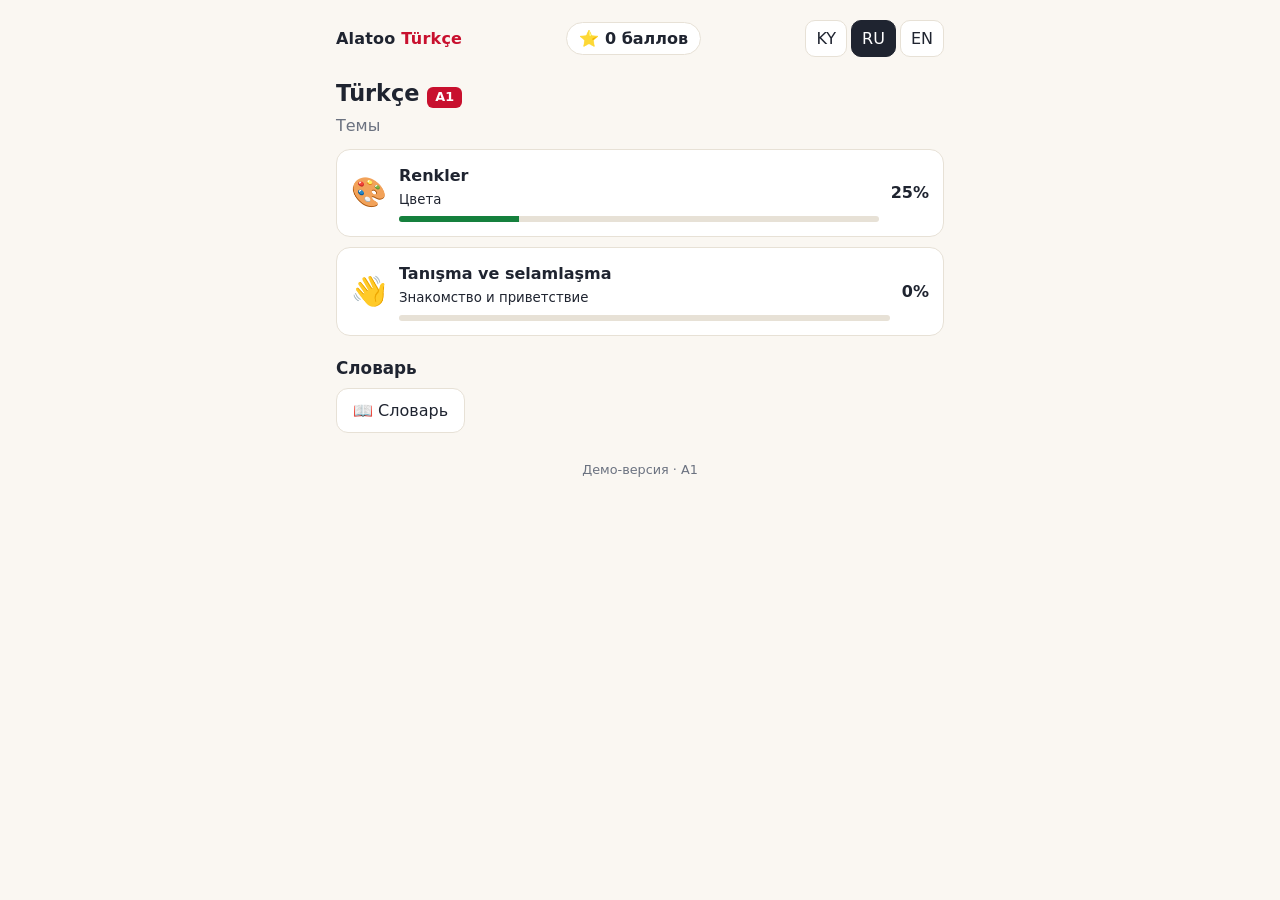
<file: index.html>
<!doctype html>
<html lang="ru">
<head>
  <meta charset="utf-8">
  <meta name="viewport" content="width=device-width, initial-scale=1">
  <title>Alatoo Türkçe — демо</title>
  <link rel="stylesheet" href="style.css">
</head>
<body>
  <main id="app"></main>
  <script src="content.js"></script>
  <script src="app.js"></script>
</body>
</html>
</file>
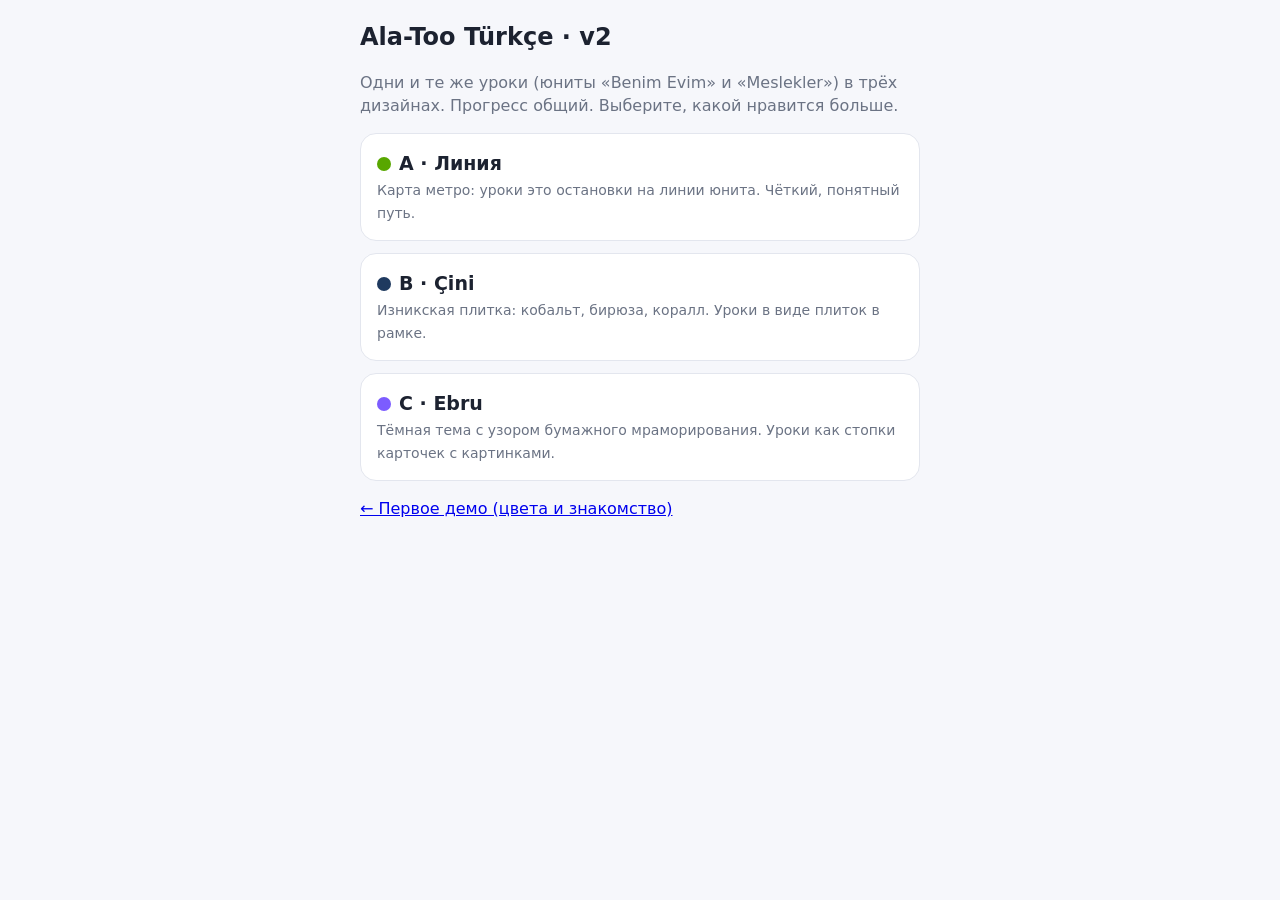
<file: v2/index.html>
<!doctype html><html lang="ru"><head><meta charset="utf-8"><meta name="viewport" content="width=device-width,initial-scale=1"><title>Ala-Too Türkçe — выбор дизайна</title>
<style>body{margin:0;font:16px/1.45 system-ui,sans-serif;background:#f6f7fb;color:#1c2230}main{max-width:560px;margin:0 auto;padding:20px}h1{font-size:24px;margin:0 0 4px}p{color:#6b7384}
a.c{display:block;text-decoration:none;color:inherit;border:1px solid #e3e6ee;background:#fff;border-radius:16px;padding:16px;margin:12px 0}a.c b{font-size:19px;display:block}a.c span{color:#6b7384;font-size:14px}.dot{display:inline-block;width:14px;height:14px;border-radius:50%;margin-right:8px;vertical-align:-1px}</style></head>
<body><main><h1>Ala-Too Türkçe · v2</h1><p>Одни и те же уроки (юниты «Benim Evim» и «Meslekler») в трёх дизайнах. Прогресс общий. Выберите, какой нравится больше.</p>
<a class="c" href="a/"><b><i class="dot" style="background:#58a700"></i>A · Линия</b><span>Карта метро: уроки это остановки на линии юнита. Чёткий, понятный путь.</span></a>
<a class="c" href="b/"><b><i class="dot" style="background:#1f3a5f"></i>B · Çini</b><span>Изникская плитка: кобальт, бирюза, коралл. Уроки в виде плиток в рамке.</span></a>
<a class="c" href="c/"><b><i class="dot" style="background:#7c5cff"></i>C · Ebru</b><span>Тёмная тема с узором бумажного мраморирования. Уроки как стопки карточек с картинками.</span></a>
<p><a href="../">← Первое демо (цвета и знакомство)</a></p></main></body></html>
</file>
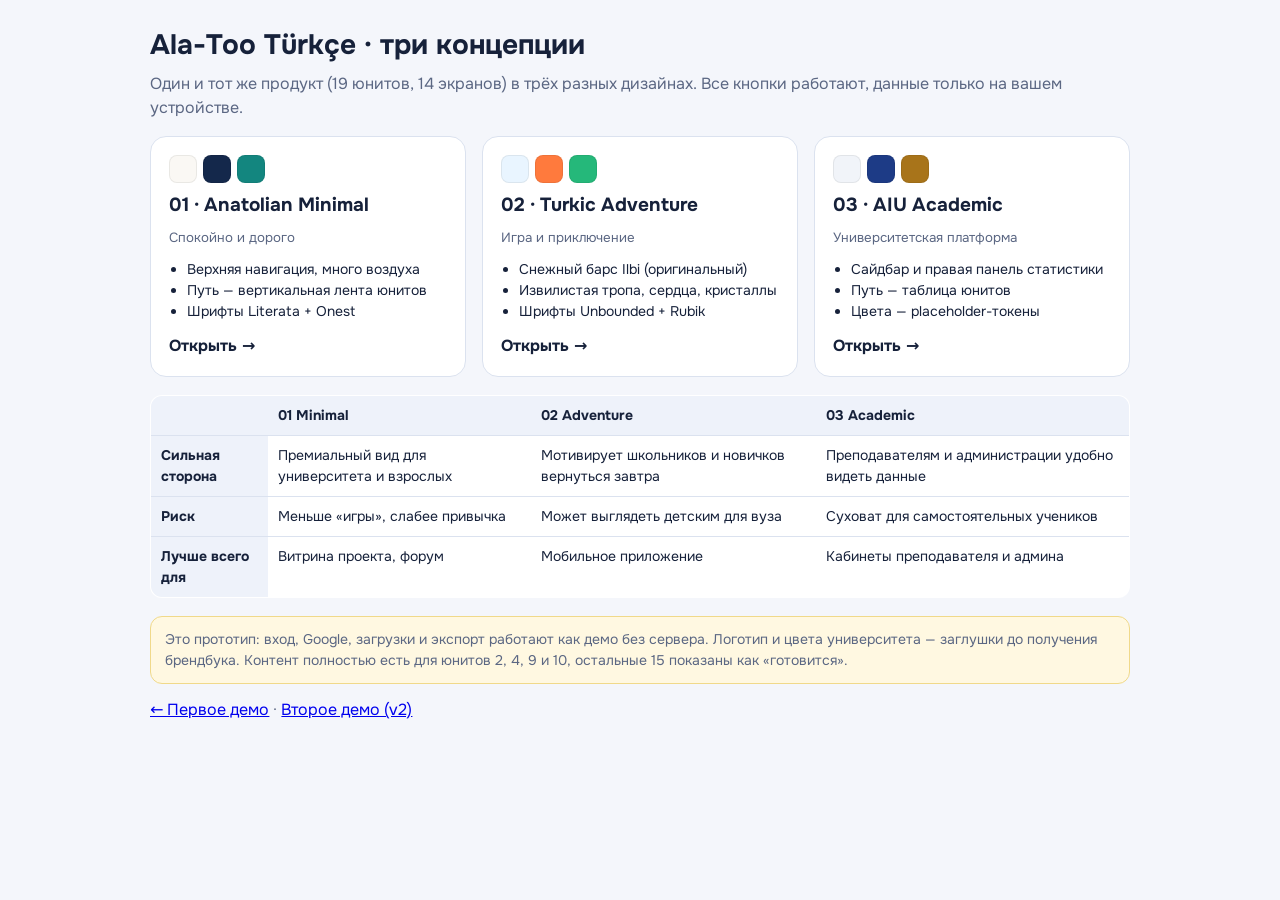
<file: v3/index.html>
<!doctype html><html lang="ru"><head><meta charset="utf-8"><meta name="viewport" content="width=device-width,initial-scale=1"><title>Ala-Too Türkçe — три концепции (v3)</title>
<link rel="stylesheet" href="../v2/fonts.css">
<style>body{margin:0;font:16px/1.5 Onest,system-ui,sans-serif;background:#f4f6fb;color:#16213a}main{max-width:980px;margin:0 auto;padding:24px 16px 60px}h1{font-size:28px;margin:0 0 6px}p{color:#5b6783;margin:.2em 0 1em}
.g{display:grid;gap:16px}@media(min-width:800px){.g{grid-template-columns:repeat(3,1fr)}}
.c{display:grid;gap:8px;background:#fff;border:1px solid #dbe2ef;border-radius:16px;padding:18px;text-decoration:none;color:inherit}.c b{font-size:19px}.c small{color:#5b6783}.sw{display:flex;gap:6px}.sw i{width:26px;height:26px;border-radius:8px;border:1px solid #0001}.c ul{margin:4px 0;padding-left:18px;font-size:14px}.go{font-weight:700}
table{width:100%;border-collapse:collapse;font-size:14px;background:#fff;border:1px solid #dbe2ef;border-radius:12px;overflow:hidden}td,th{padding:9px 10px;border-bottom:1px solid #dbe2ef;text-align:left;vertical-align:top}th{background:#eef2fa}.sc{overflow-x:auto;margin-top:18px}
.note{margin-top:18px;padding:12px 14px;background:#fff8e1;border:1px solid #f0d98a;border-radius:12px;font-size:14px}</style></head>
<body><main><h1>Ala-Too Türkçe · три концепции</h1><p>Один и тот же продукт (19 юнитов, 14 экранов) в трёх разных дизайнах. Все кнопки работают, данные только на вашем устройстве.</p>
<div class="g">
<a class="c" href="1/"><div class="sw"><i style="background:#faf8f4"></i><i style="background:#14284b"></i><i style="background:#13867f"></i></div><b>01 · Anatolian Minimal</b><small>Спокойно и дорого</small><ul><li>Верхняя навигация, много воздуха</li><li>Путь — вертикальная лента юнитов</li><li>Шрифты Literata + Onest</li></ul><span class="go">Открыть →</span></a>
<a class="c" href="2/"><div class="sw"><i style="background:#e9f5ff"></i><i style="background:#ff7a3d"></i><i style="background:#25b87a"></i></div><b>02 · Turkic Adventure</b><small>Игра и приключение</small><ul><li>Снежный барс Ilbi (оригинальный)</li><li>Извилистая тропа, сердца, кристаллы</li><li>Шрифты Unbounded + Rubik</li></ul><span class="go">Открыть →</span></a>
<a class="c" href="3/"><div class="sw"><i style="background:#f1f4f9"></i><i style="background:#1d3b86"></i><i style="background:#a8741a"></i></div><b>03 · AIU Academic</b><small>Университетская платформа</small><ul><li>Сайдбар и правая панель статистики</li><li>Путь — таблица юнитов</li><li>Цвета — placeholder-токены</li></ul><span class="go">Открыть →</span></a></div>
<div class="sc"><table><thead><tr><th></th><th>01 Minimal</th><th>02 Adventure</th><th>03 Academic</th></tr></thead><tbody>
<tr><th>Сильная сторона</th><td>Премиальный вид для университета и взрослых</td><td>Мотивирует школьников и новичков вернуться завтра</td><td>Преподавателям и администрации удобно видеть данные</td></tr>
<tr><th>Риск</th><td>Меньше «игры», слабее привычка</td><td>Может выглядеть детским для вуза</td><td>Суховат для самостоятельных учеников</td></tr>
<tr><th>Лучше всего для</th><td>Витрина проекта, форум</td><td>Мобильное приложение</td><td>Кабинеты преподавателя и админа</td></tr></tbody></table></div>
<p class="note">Это прототип: вход, Google, загрузки и экспорт работают как демо без сервера. Логотип и цвета университета — заглушки до получения брендбука. Контент полностью есть для юнитов 2, 4, 9 и 10, остальные 15 показаны как «готовится».</p>
<p><a href="../">← Первое демо</a> · <a href="../v2/">Второе демо (v2)</a></p></main></body></html>
</file>
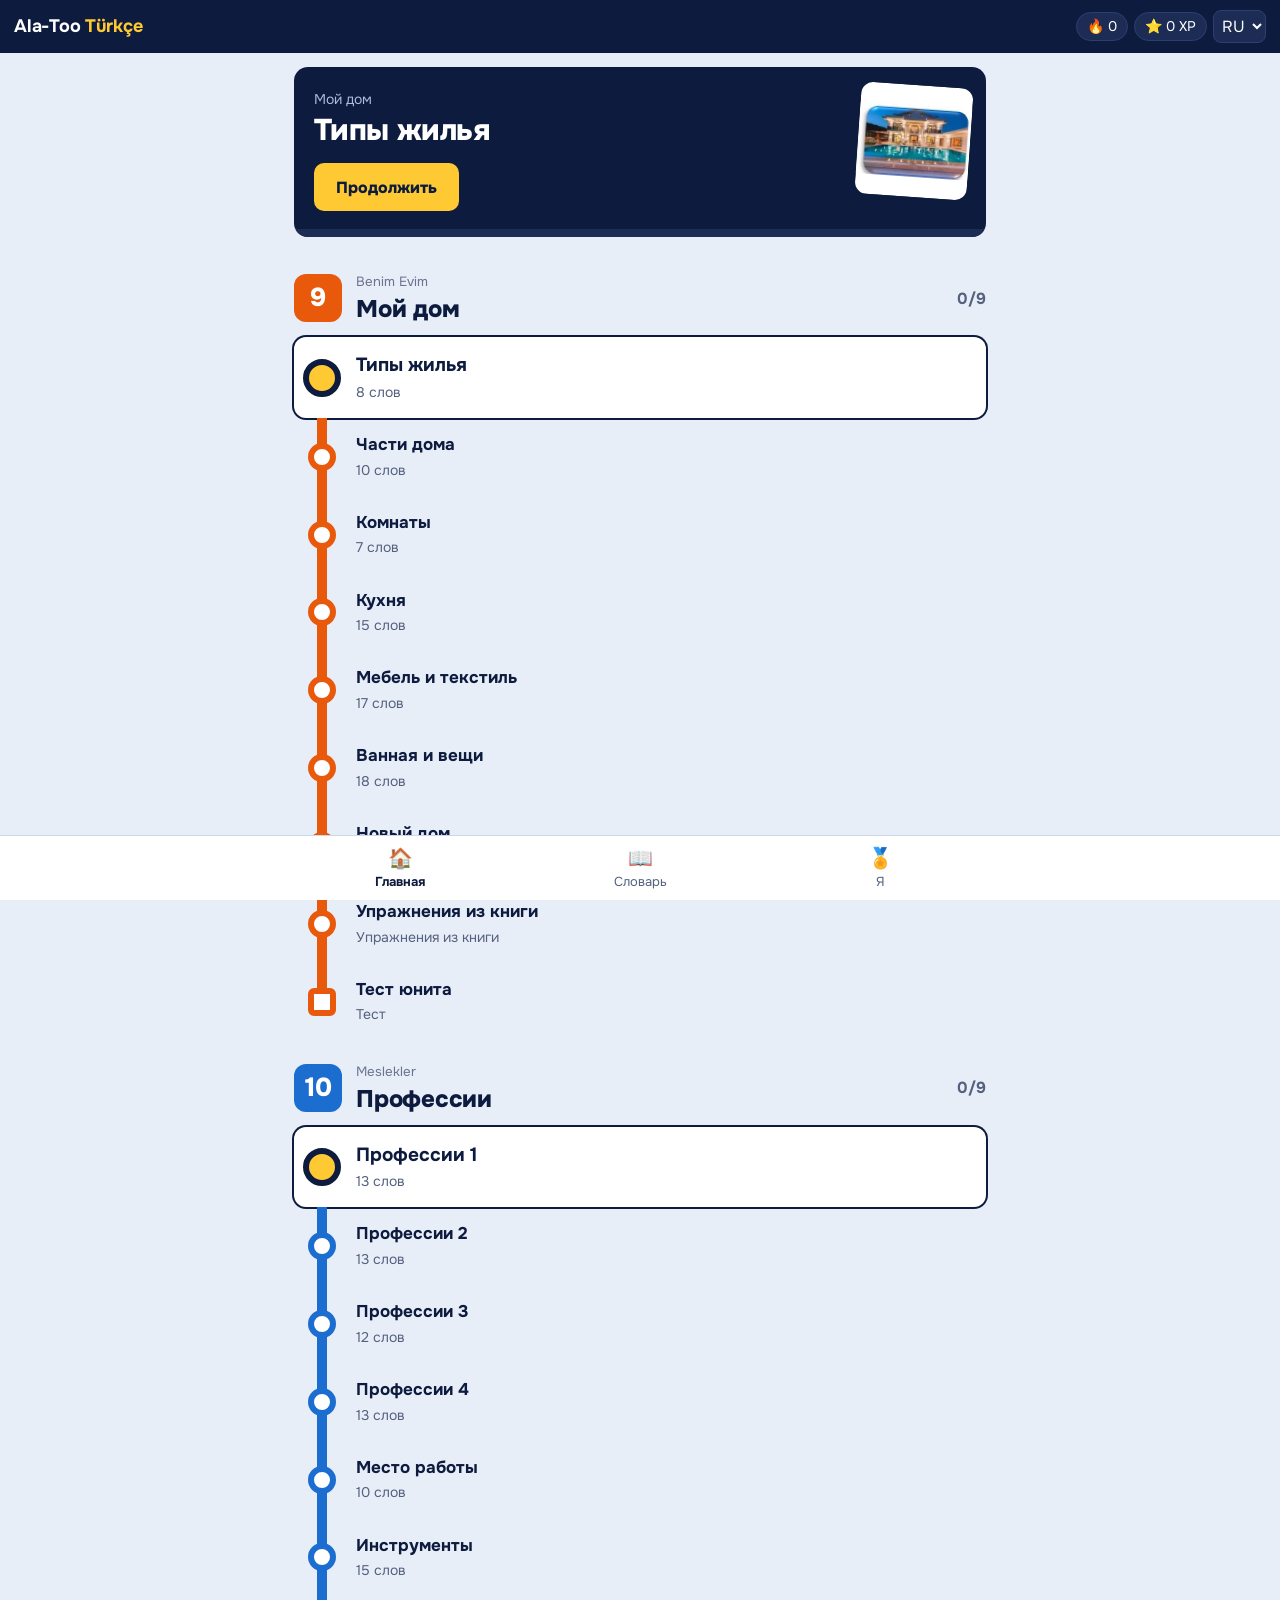
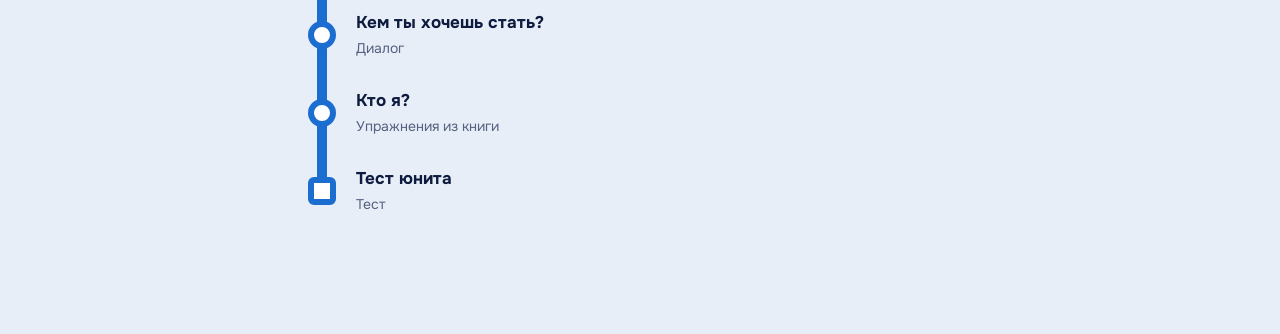
<file: v2/a/index.html>
<!doctype html><html lang="ru"><head><meta charset="utf-8"><meta name="viewport" content="width=device-width,initial-scale=1">
<title>Ala-Too Türkçe — A Path</title><meta name="theme-color" content="#58cc02">
<link rel="stylesheet" href="../fonts.css"><link rel="stylesheet" href="../base.css"><link rel="stylesheet" href="skin.css"></head>
<body><div id="app"></div><script>window.SKIN="path"</script><script src="../content.js"></script><script src="../engine.js"></script></body></html>
</file>
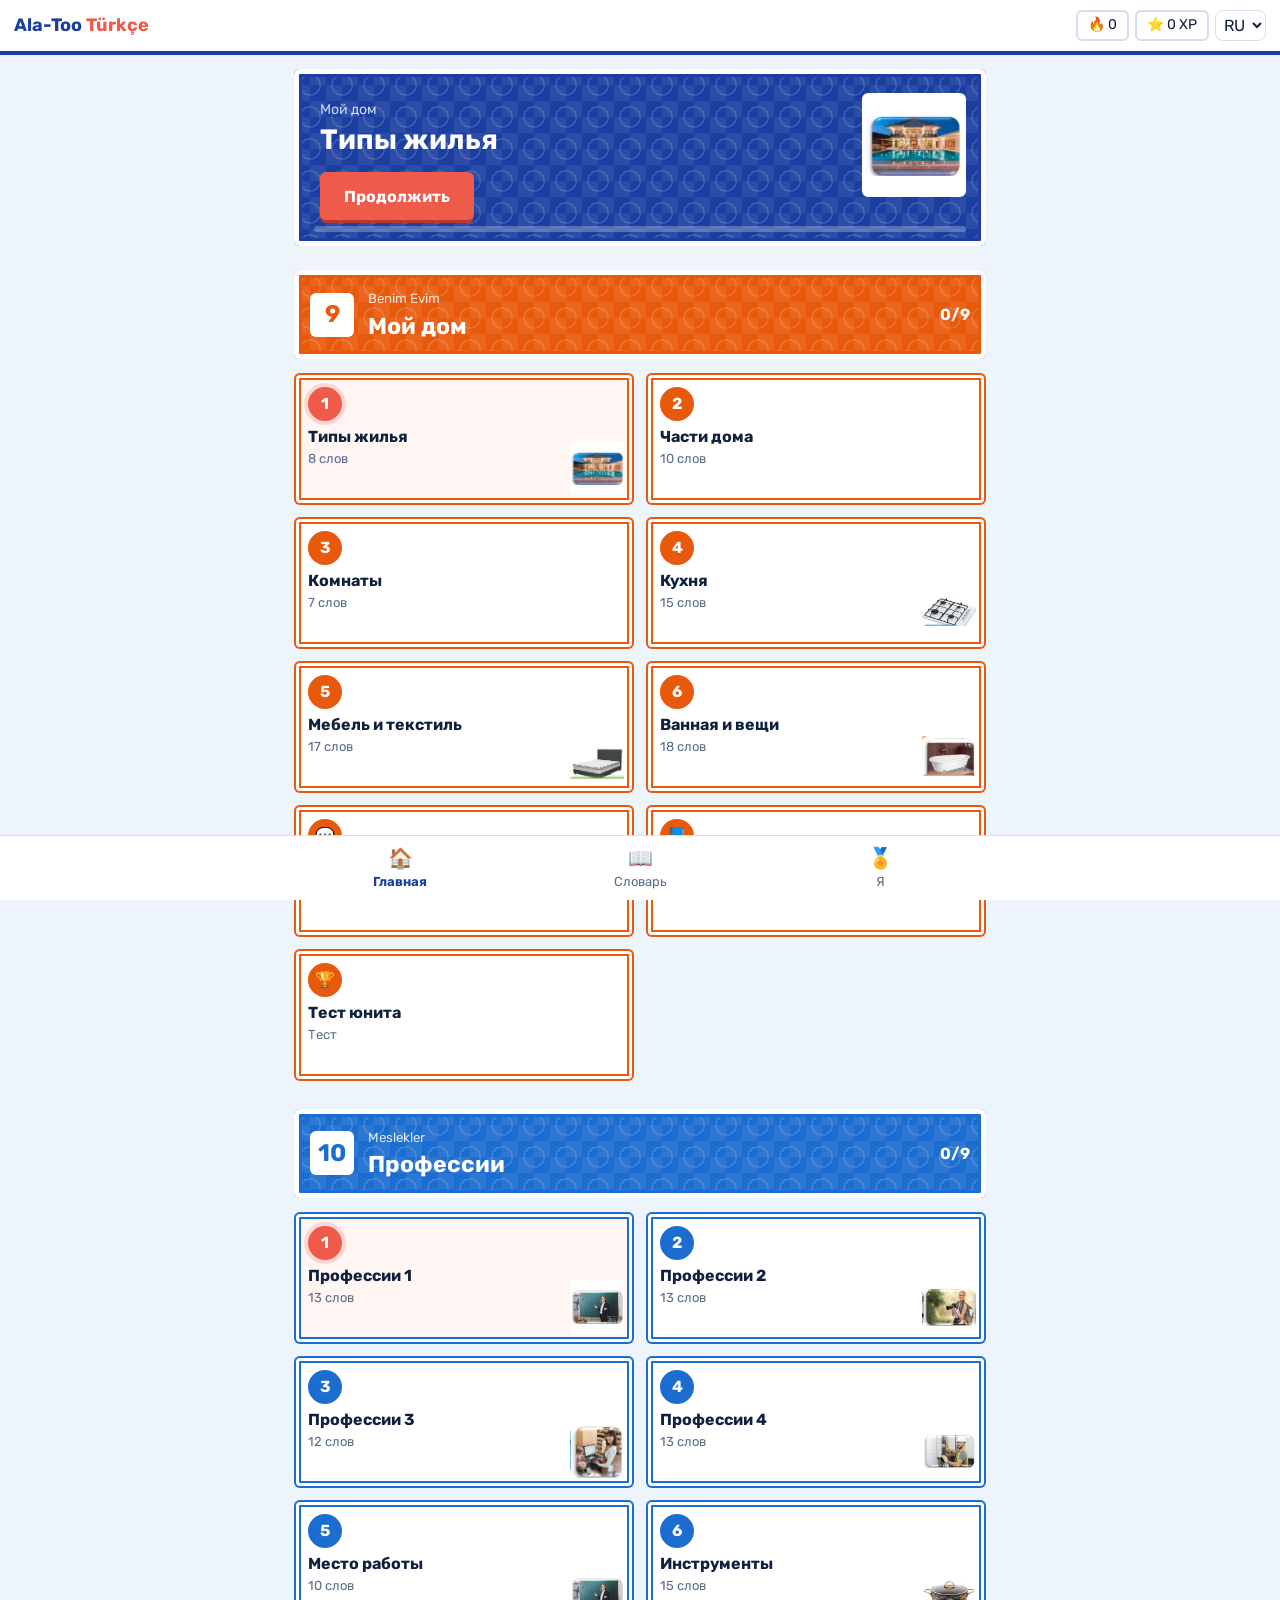
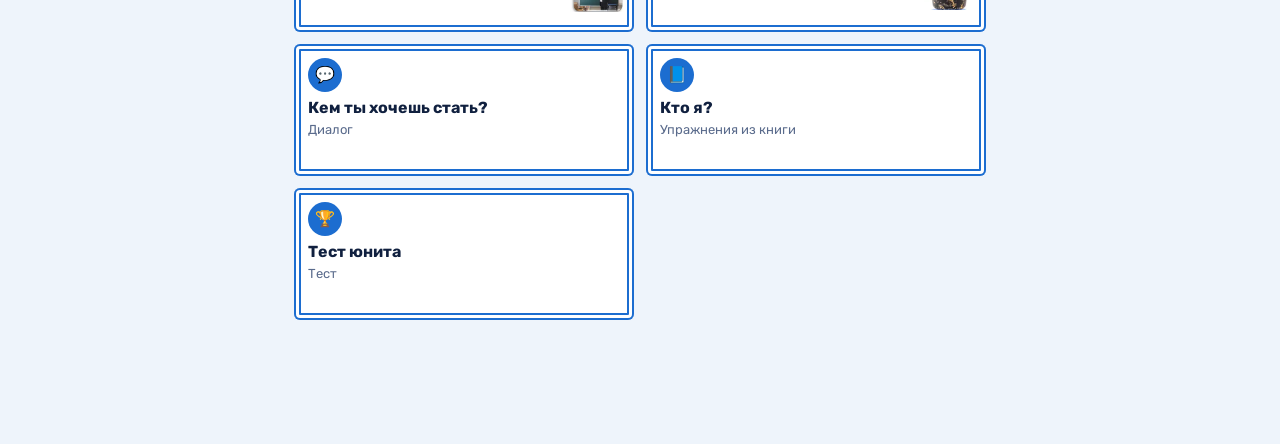
<file: v2/b/index.html>
<!doctype html><html lang="ru"><head><meta charset="utf-8"><meta name="viewport" content="width=device-width,initial-scale=1">
<title>Ala-Too Türkçe — B Cards</title><meta name="theme-color" content="#1f3a5f">
<link rel="stylesheet" href="../fonts.css"><link rel="stylesheet" href="../base.css"><link rel="stylesheet" href="skin.css"></head>
<body><div id="app"></div><script>window.SKIN="cards"</script><script src="../content.js"></script><script src="../engine.js"></script></body></html>
</file>
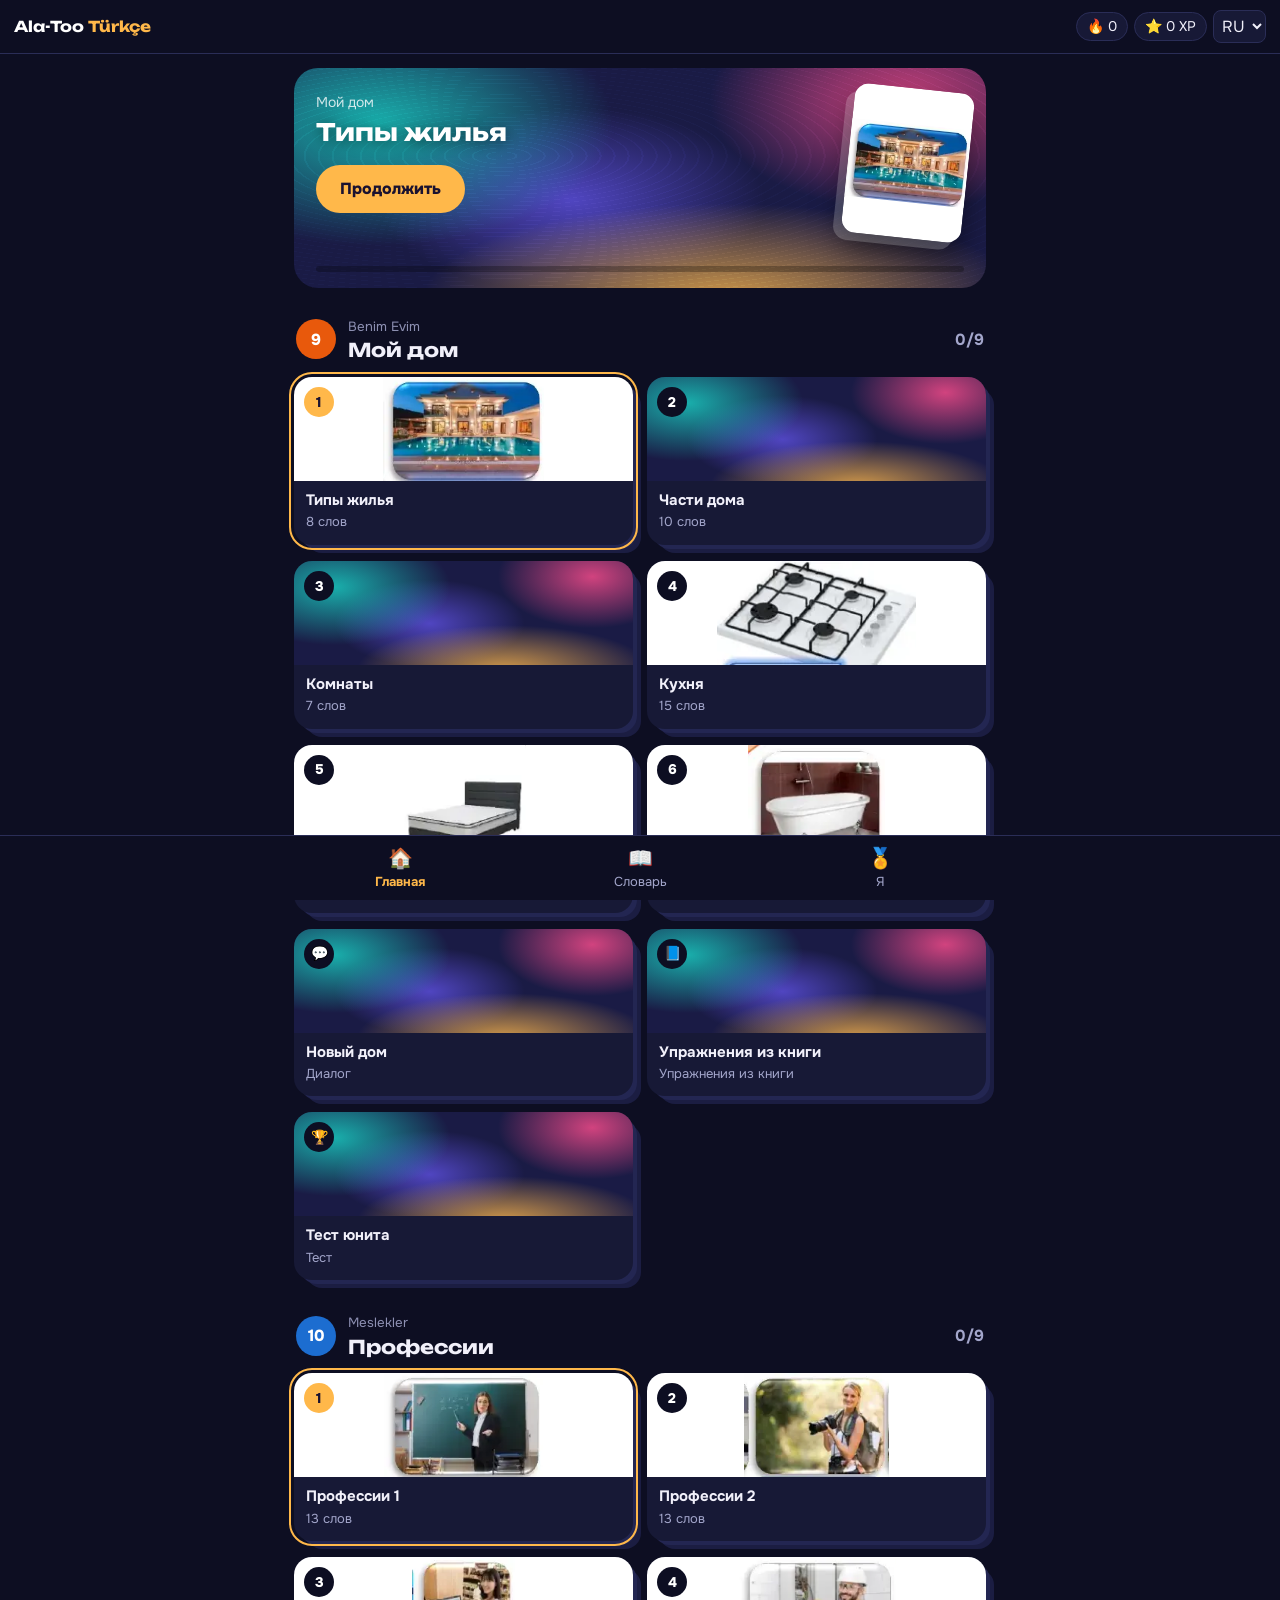
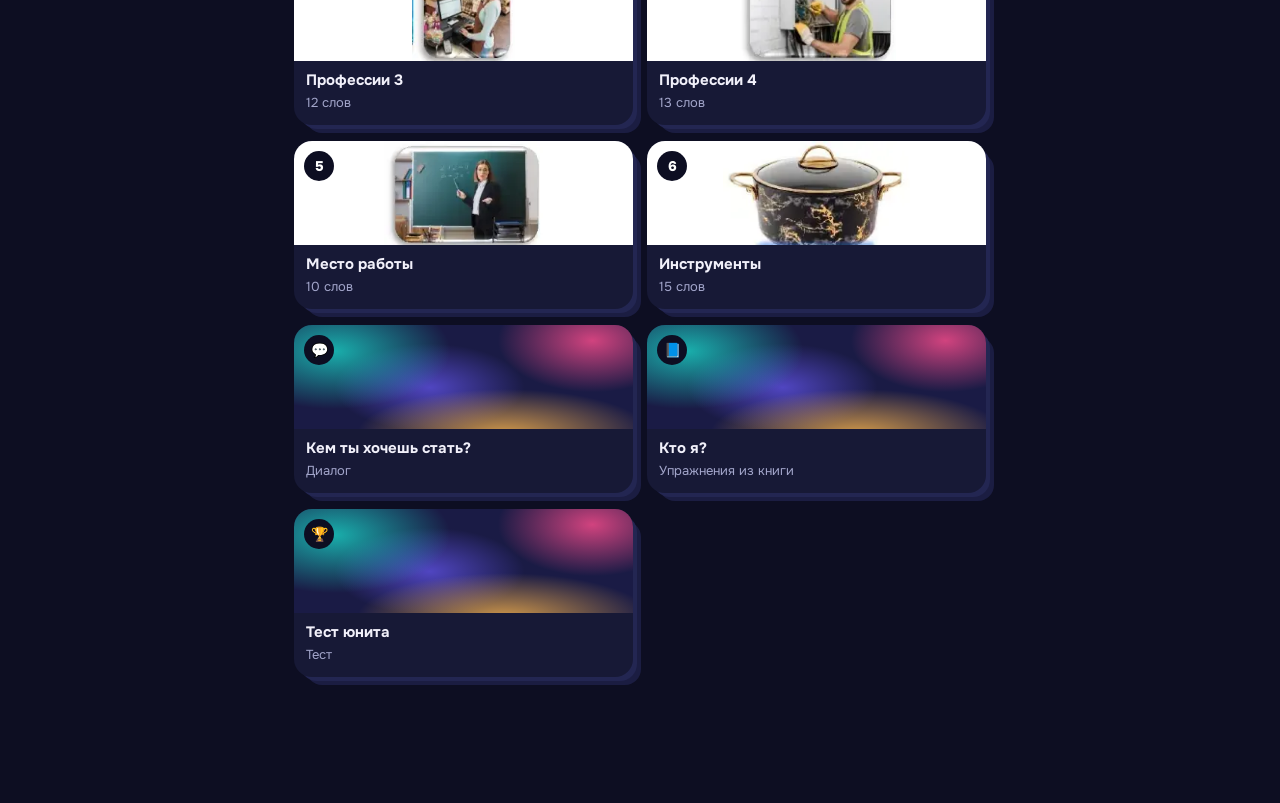
<file: v2/c/index.html>
<!doctype html><html lang="ru"><head><meta charset="utf-8"><meta name="viewport" content="width=device-width,initial-scale=1">
<title>Ala-Too Türkçe — C Decks</title><meta name="theme-color" content="#14161f">
<link rel="stylesheet" href="../fonts.css"><link rel="stylesheet" href="../base.css"><link rel="stylesheet" href="skin.css"></head>
<body><div id="app"></div><script>window.SKIN="decks"</script><script src="../content.js"></script><script src="../engine.js"></script></body></html>
</file>
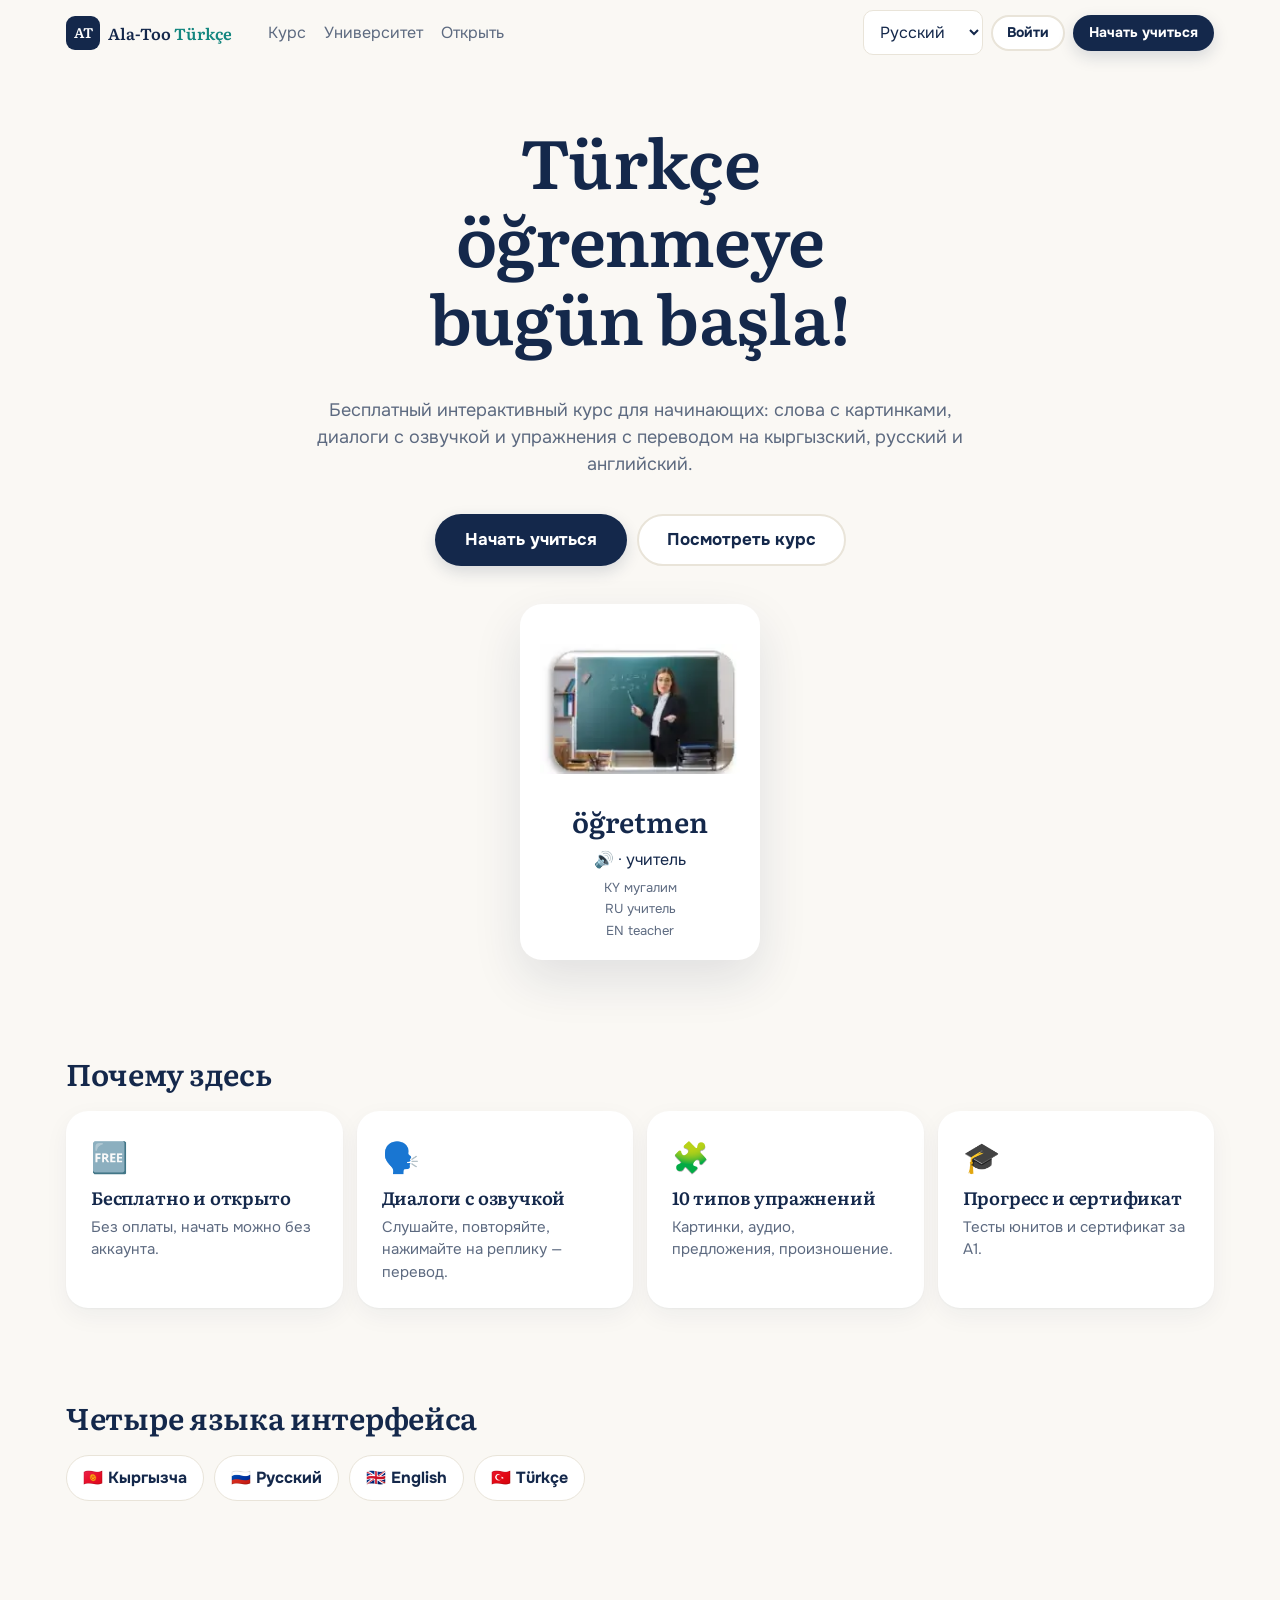
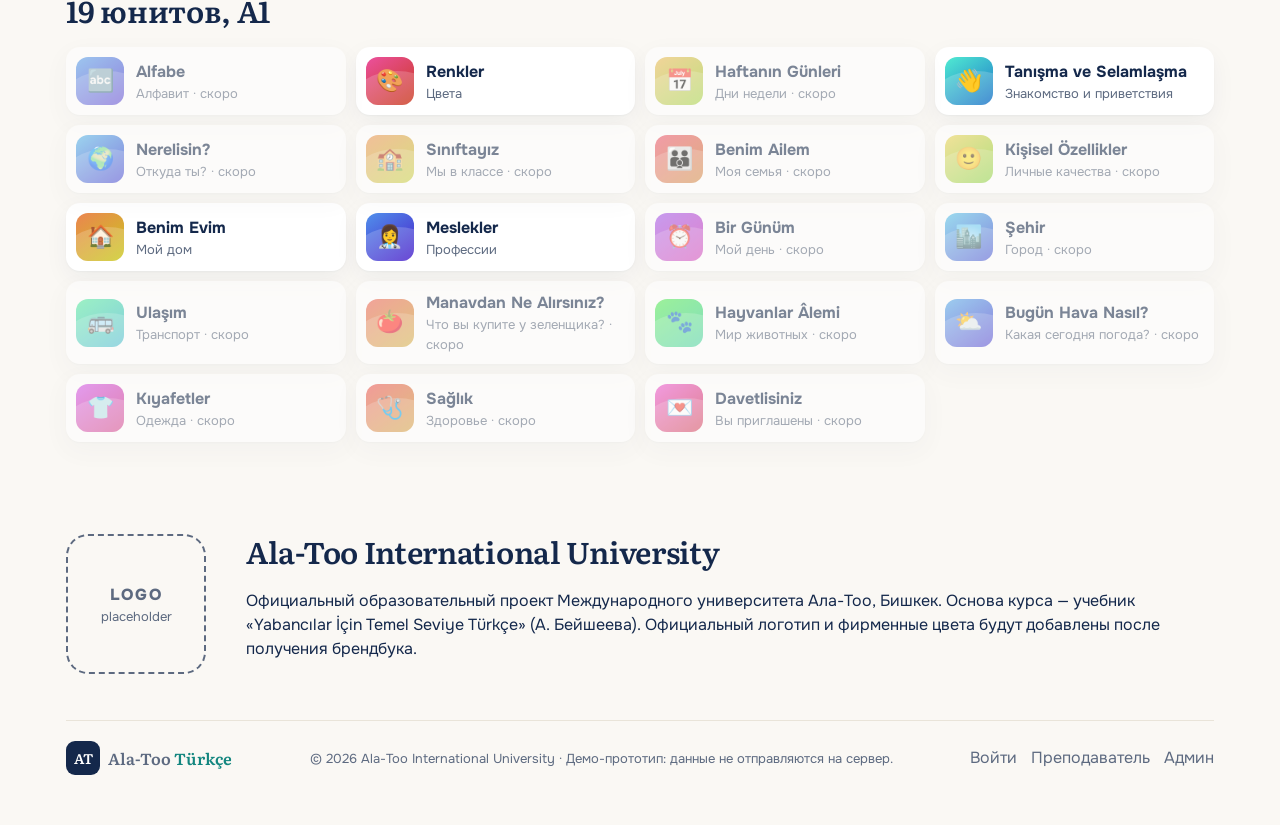
<file: v3/1/index.html>
<!doctype html><html lang="ru"><head><meta charset="utf-8"><meta name="viewport" content="width=device-width,initial-scale=1">
<title>Ala-Too Türkçe — 01 Anatolian Minimal</title><meta name="description" content="Прототип концепции 01 Anatolian Minimal (демо, без сервера)">
<link rel="stylesheet" href="../../v2/fonts.css"><link rel="stylesheet" href="../fonts.css"><link rel="stylesheet" href="../base.css"><link rel="stylesheet" href="skin.css"></head>
<body><div id="app"></div><script>window.DESIGN=1</script>
<script src="../../v2/content.js"></script><script src="../extra.js"></script><script src="../lib.js"></script><script src="../ex.js"></script><script src="../screens.js"></script></body></html>
</file>
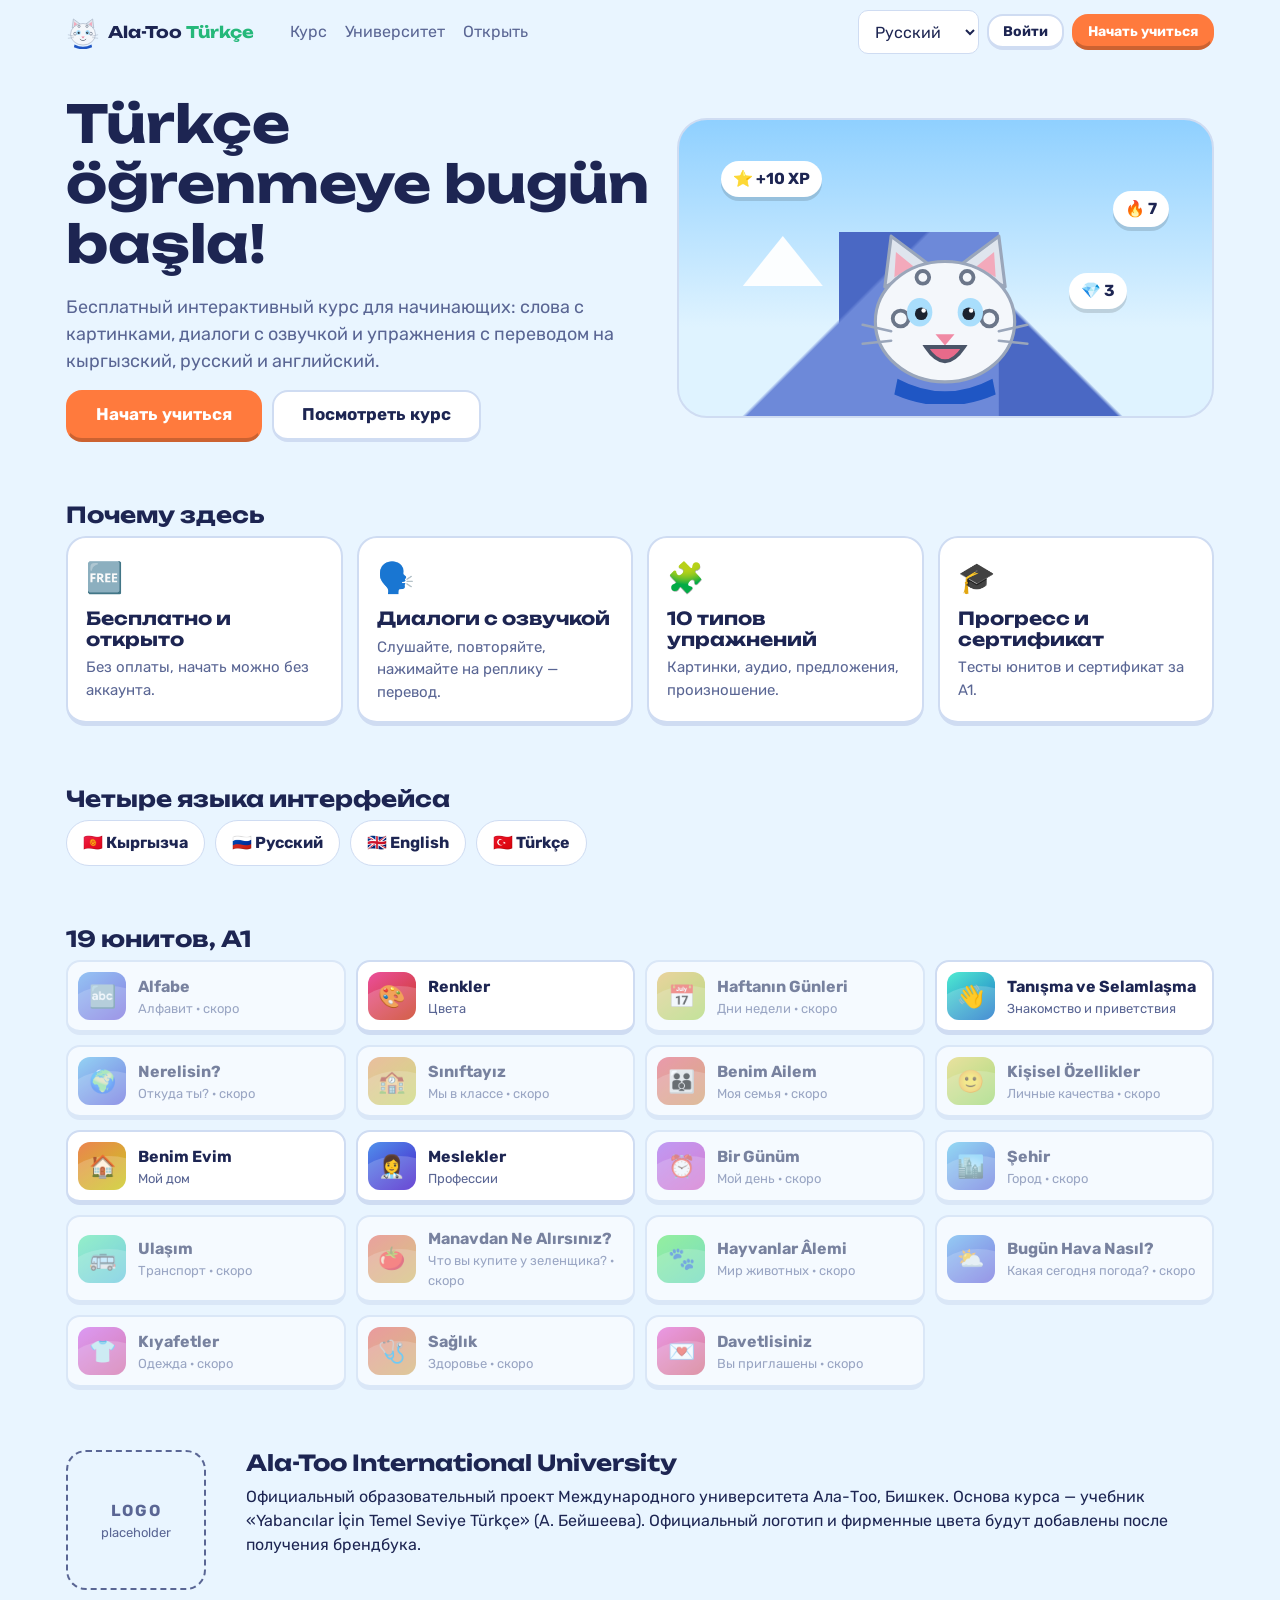
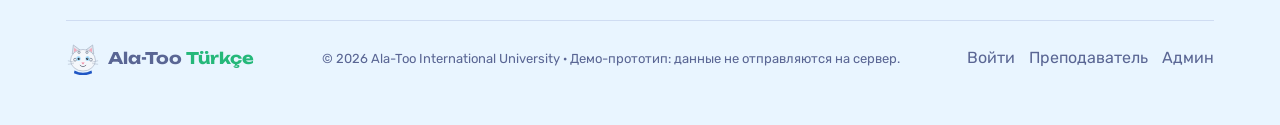
<file: v3/2/index.html>
<!doctype html><html lang="ru"><head><meta charset="utf-8"><meta name="viewport" content="width=device-width,initial-scale=1">
<title>Ala-Too Türkçe — 02 Turkic Adventure</title><meta name="description" content="Прототип концепции 02 Turkic Adventure (демо, без сервера)">
<link rel="stylesheet" href="../../v2/fonts.css"><link rel="stylesheet" href="../fonts.css"><link rel="stylesheet" href="../base.css"><link rel="stylesheet" href="skin.css"></head>
<body><div id="app"></div><script>window.DESIGN=2</script>
<script src="../../v2/content.js"></script><script src="../extra.js"></script><script src="../lib.js"></script><script src="../ex.js"></script><script src="../screens.js"></script></body></html>
</file>
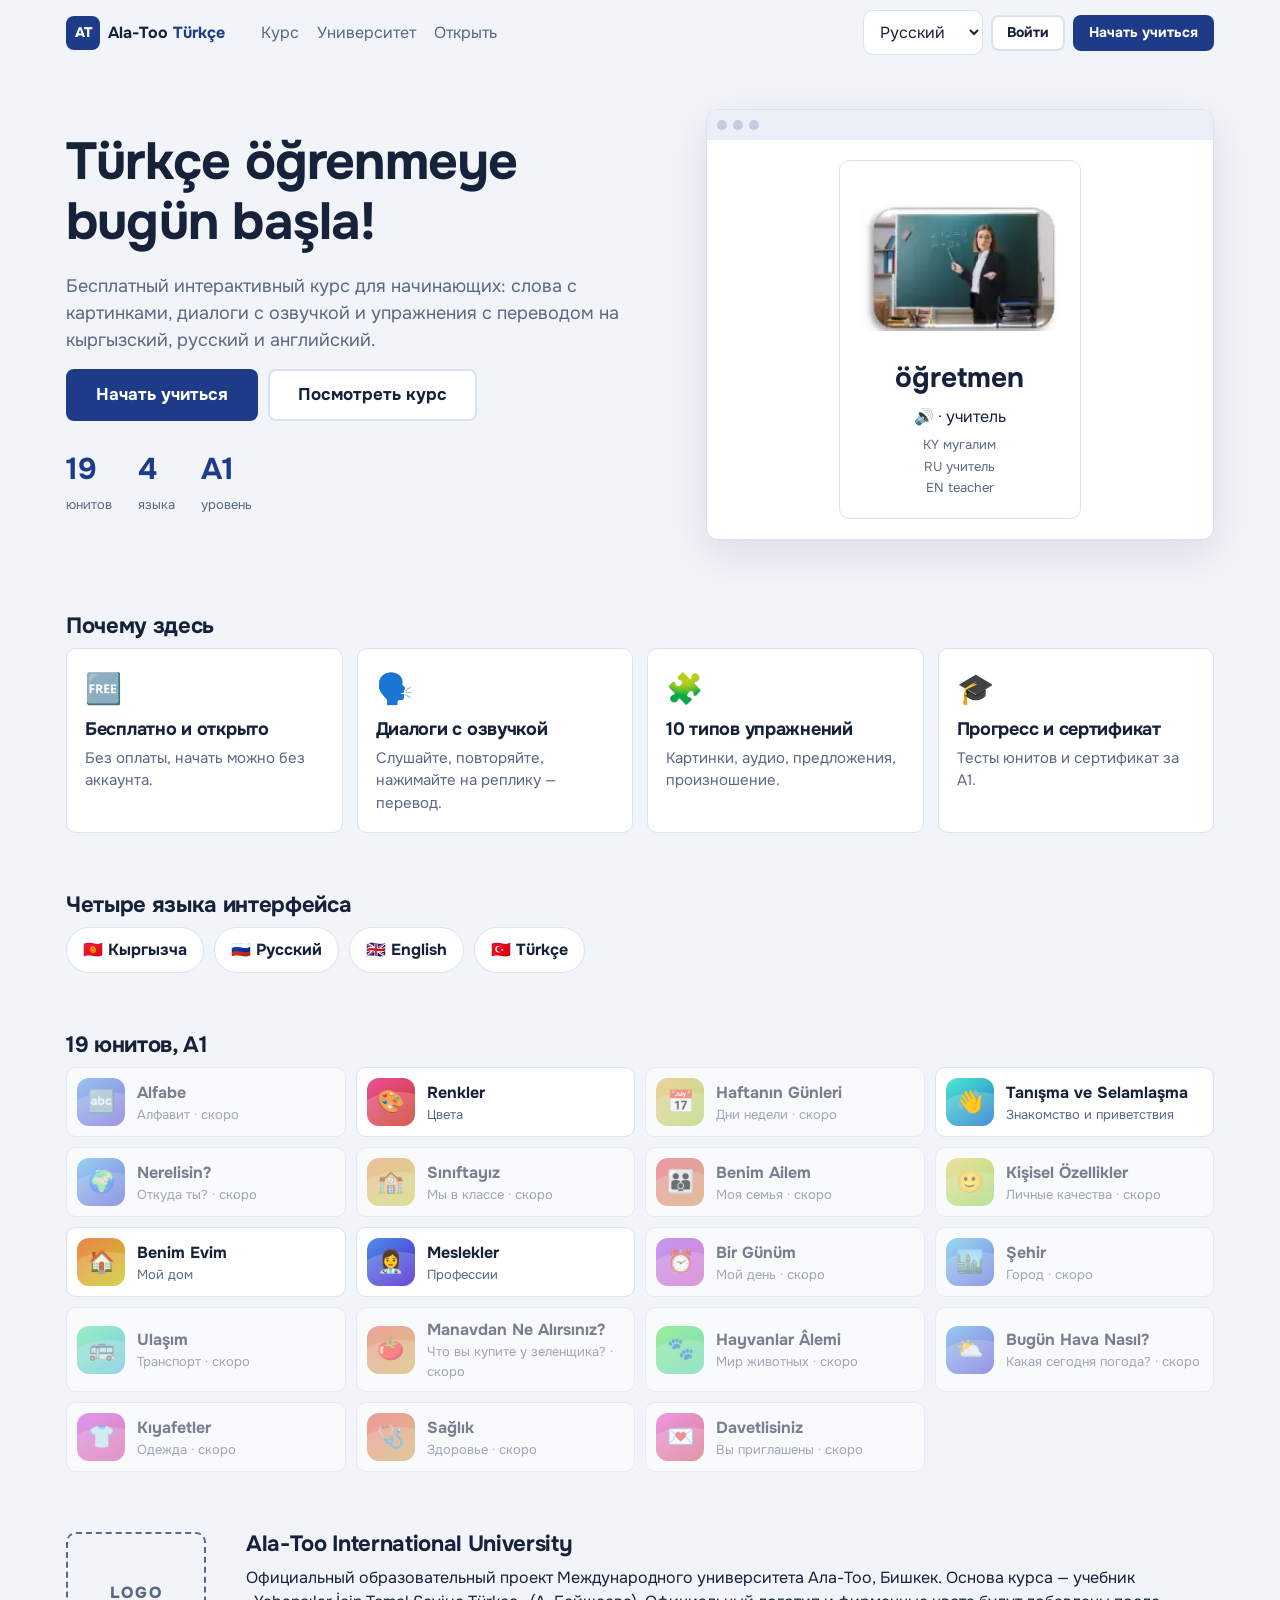
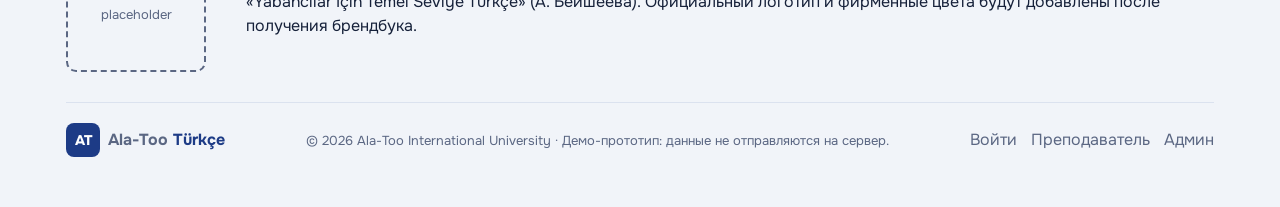
<file: v3/3/index.html>
<!doctype html><html lang="ru"><head><meta charset="utf-8"><meta name="viewport" content="width=device-width,initial-scale=1">
<title>Ala-Too Türkçe — 03 AIU Academic</title><meta name="description" content="Прототип концепции 03 AIU Academic (демо, без сервера)">
<link rel="stylesheet" href="../../v2/fonts.css"><link rel="stylesheet" href="../fonts.css"><link rel="stylesheet" href="../base.css"><link rel="stylesheet" href="skin.css"></head>
<body><div id="app"></div><script>window.DESIGN=3</script>
<script src="../../v2/content.js"></script><script src="../extra.js"></script><script src="../lib.js"></script><script src="../ex.js"></script><script src="../screens.js"></script></body></html>
</file>
<file: style.css>
:root {
  --bg: #faf7f2; --card: #fff; --ink: #1f2430; --muted: #6b7280; --line: #e7e1d6;
  --red: #c8102e; --red-soft: #fdecef; --green: #15803d; --green-soft: #e8f6ec;
  --r: 14px;
}
* { box-sizing: border-box; }
body { margin: 0; background: var(--bg); color: var(--ink); font: 16px/1.45 system-ui, -apple-system, "Segoe UI", Roboto, sans-serif; }
main { max-width: 640px; margin: 0 auto; padding: 12px 16px 48px; }
button { font: inherit; color: inherit; cursor: pointer; }
.bar { display: flex; align-items: center; justify-content: space-between; gap: 8px; padding: 8px 0 12px; }
.brand { font-weight: 700; letter-spacing: .2px; }
.brand b { color: var(--red); }
.pts { background: var(--card); border: 1px solid var(--line); border-radius: 999px; padding: 4px 12px; font-weight: 600; white-space: nowrap; }
.langs { display: flex; gap: 4px; }
.back { text-decoration: none; color: inherit; white-space: nowrap; }
.langs button, .back { border: 1px solid var(--line); background: var(--card); border-radius: 10px; padding: 6px 10px; min-height: 36px; }
.langs button[aria-pressed="true"] { background: var(--ink); color: #fff; border-color: var(--ink); }
h1 { font-size: 1.4rem; margin: 8px 0 4px; }
h2 { font-size: 1.05rem; margin: 20px 0 8px; }
.sub { color: var(--muted); margin: 0 0 12px; }
.badge { display: inline-block; background: var(--red); color: #fff; border-radius: 6px; padding: 1px 8px; font-size: .8rem; font-weight: 700; }
.list { display: grid; gap: 10px; }
.topic { display: flex; align-items: center; gap: 12px; background: var(--card); border: 1px solid var(--line); border-radius: var(--r); padding: 14px; text-decoration: none; color: inherit; }
.topic .ic { font-size: 1.8rem; }
.topic .tt { flex: 1; min-width: 0; }
.topic strong { display: block; }
.prog { height: 6px; background: var(--line); border-radius: 999px; overflow: hidden; margin-top: 6px; }
.prog i { display: block; height: 100%; background: var(--green); }
.tabs { display: grid; grid-template-columns: repeat(4, 1fr); gap: 6px; margin: 12px 0; }
.tabs a { text-align: center; padding: 10px 2px; border: 1px solid var(--line); border-radius: 10px; background: var(--card); color: inherit; text-decoration: none; font-size: .85rem; }
.tabs a[aria-current="page"] { background: var(--ink); color: #fff; border-color: var(--ink); }
.grid { display: grid; grid-template-columns: repeat(auto-fill, minmax(130px, 1fr)); gap: 10px; }
.tile { background: var(--card); border: 1px solid var(--line); border-radius: var(--r); padding: 10px; text-align: center; min-height: 120px; display: flex; flex-direction: column; align-items: center; justify-content: center; gap: 8px; }
.tile.seen { border-color: var(--green); }
.sw { width: 56px; height: 56px; border-radius: 50%; border: 1px solid var(--line); display: grid; place-items: center; font-size: 1.8rem; }
.tile span.w { font-weight: 600; overflow-wrap: anywhere; }
dialog { border: 0; border-radius: 18px; padding: 0; width: min(92vw, 420px); }
dialog::backdrop { background: rgba(0,0,0,.45); }
.cardx { padding: 20px; text-align: center; }
.cardx .sw { width: 96px; height: 96px; margin: 0 auto 8px; font-size: 3rem; }
.cardx .big { font-size: 1.8rem; font-weight: 700; margin: 4px 0; overflow-wrap: anywhere; }
.tl { display: grid; gap: 6px; margin: 14px 0; text-align: left; }
.tl div { display: flex; gap: 10px; background: var(--bg); border-radius: 10px; padding: 8px 12px; }
.tl b { width: 28px; color: var(--muted); font-size: .8rem; padding-top: 2px; }
.tl div.me { background: var(--red-soft); }
.btn { background: var(--ink); color: #fff; border: 0; border-radius: 12px; padding: 10px 16px; min-height: 44px; }
.btn.ghost { background: var(--card); color: var(--ink); border: 1px solid var(--line); }
.chat { display: grid; gap: 10px; }
.msg { max-width: 88%; background: var(--card); border: 1px solid var(--line); border-radius: 14px; padding: 10px 12px; }
.msg.B { margin-left: auto; background: var(--red-soft); border-color: #f5c2cb; }
.msg .who { font-size: .75rem; color: var(--muted); }
.msg .t { font-weight: 600; }
.msg .x { color: var(--muted); font-size: .9rem; }
.video { background: #20242e; color: #cbd0db; border-radius: var(--r); padding: 28px 12px; text-align: center; margin-bottom: 12px; }
.pair { display: grid; grid-template-columns: 1fr 1fr; gap: 10px; }
.pair .col { display: grid; gap: 8px; align-content: start; }
.opt { border: 1px solid var(--line); background: var(--card); border-radius: 12px; padding: 10px; min-height: 48px; overflow-wrap: anywhere; }
.opt.sel { border-color: var(--ink); box-shadow: 0 0 0 2px var(--ink) inset; }
.opt.ok { background: var(--green-soft); border-color: var(--green); }
.opt.bad { background: var(--red-soft); border-color: var(--red); }
.opt:disabled { cursor: default; }
.yn { text-align: center; }
.yn .q { font-size: 1.6rem; font-weight: 700; margin: 8px 0; }
.yn .a { font-size: 1.2rem; margin: 4px 0 16px; padding: 14px; background: var(--card); border: 1px solid var(--line); border-radius: var(--r); }
.yn .row { display: grid; grid-template-columns: 1fr 1fr; gap: 10px; }
.fb { min-height: 28px; margin-top: 10px; font-weight: 600; text-align: center; }
.fb.ok { color: var(--green); } .fb.bad { color: var(--red); }
.res { text-align: center; padding: 24px 0; }
.res .n { font-size: 2.4rem; font-weight: 800; }
input[type=search] { width: 100%; padding: 12px; border: 1px solid var(--line); border-radius: 12px; font: inherit; margin-bottom: 10px; }
.dict { display: grid; gap: 8px; }
.dict .row { background: var(--card); border: 1px solid var(--line); border-radius: 12px; padding: 10px 12px; }
.dict .row b { display: block; }
.dict .row small { color: var(--muted); display: block; }
.foot { margin-top: 28px; color: var(--muted); font-size: .8rem; text-align: center; }
@media (prefers-reduced-motion: reduce) { * { transition: none !important; animation: none !important; } }
:focus-visible { outline: 3px solid #2563eb; outline-offset: 2px; }
</file>
<file: v2/fonts.css>
/* Шрифты Onest, Rubik, Unbounded (SIL OFL) — хранятся на нашем сайте, без обращения к Google */
@font-face{font-family:"Onest";font-style:normal;font-weight:400;font-display:swap;src:url(fonts/onest-latin-400-normal.woff2) format("woff2");unicode-range:U+0000-00FF,U+0131,U+0152-0153,U+02BB-02BC,U+02C6,U+02DA,U+02DC,U+0304,U+0308,U+0329,U+2000-206F,U+20AC,U+2122,U+2191,U+2193,U+2212,U+2215,U+FEFF,U+FFFD}
@font-face{font-family:"Onest";font-style:normal;font-weight:400;font-display:swap;src:url(fonts/onest-latin-ext-400-normal.woff2) format("woff2");unicode-range:U+0100-02BA,U+02BD-02C5,U+02C7-02CC,U+02CE-02D7,U+02DD-02FF,U+0304,U+0308,U+0329,U+1D00-1DBF,U+1E00-1E9F,U+1EF2-1EFF,U+2020,U+20A0-20AB,U+20AD-20C0,U+2113,U+2C60-2C7F,U+A720-A7FF}
@font-face{font-family:"Onest";font-style:normal;font-weight:400;font-display:swap;src:url(fonts/onest-cyrillic-400-normal.woff2) format("woff2");unicode-range:U+0301,U+0400-045F,U+0490-0491,U+04B0-04B1,U+2116}
@font-face{font-family:"Onest";font-style:normal;font-weight:400;font-display:swap;src:url(fonts/onest-cyrillic-ext-400-normal.woff2) format("woff2");unicode-range:U+0460-052F,U+1C80-1C8A,U+20B4,U+2DE0-2DFF,U+A640-A69F,U+FE2E-FE2F}
@font-face{font-family:"Onest";font-style:normal;font-weight:700;font-display:swap;src:url(fonts/onest-latin-700-normal.woff2) format("woff2");unicode-range:U+0000-00FF,U+0131,U+0152-0153,U+02BB-02BC,U+02C6,U+02DA,U+02DC,U+0304,U+0308,U+0329,U+2000-206F,U+20AC,U+2122,U+2191,U+2193,U+2212,U+2215,U+FEFF,U+FFFD}
@font-face{font-family:"Onest";font-style:normal;font-weight:700;font-display:swap;src:url(fonts/onest-latin-ext-700-normal.woff2) format("woff2");unicode-range:U+0100-02BA,U+02BD-02C5,U+02C7-02CC,U+02CE-02D7,U+02DD-02FF,U+0304,U+0308,U+0329,U+1D00-1DBF,U+1E00-1E9F,U+1EF2-1EFF,U+2020,U+20A0-20AB,U+20AD-20C0,U+2113,U+2C60-2C7F,U+A720-A7FF}
@font-face{font-family:"Onest";font-style:normal;font-weight:700;font-display:swap;src:url(fonts/onest-cyrillic-700-normal.woff2) format("woff2");unicode-range:U+0301,U+0400-045F,U+0490-0491,U+04B0-04B1,U+2116}
@font-face{font-family:"Onest";font-style:normal;font-weight:700;font-display:swap;src:url(fonts/onest-cyrillic-ext-700-normal.woff2) format("woff2");unicode-range:U+0460-052F,U+1C80-1C8A,U+20B4,U+2DE0-2DFF,U+A640-A69F,U+FE2E-FE2F}
@font-face{font-family:"Onest";font-style:normal;font-weight:800;font-display:swap;src:url(fonts/onest-latin-800-normal.woff2) format("woff2");unicode-range:U+0000-00FF,U+0131,U+0152-0153,U+02BB-02BC,U+02C6,U+02DA,U+02DC,U+0304,U+0308,U+0329,U+2000-206F,U+20AC,U+2122,U+2191,U+2193,U+2212,U+2215,U+FEFF,U+FFFD}
@font-face{font-family:"Onest";font-style:normal;font-weight:800;font-display:swap;src:url(fonts/onest-latin-ext-800-normal.woff2) format("woff2");unicode-range:U+0100-02BA,U+02BD-02C5,U+02C7-02CC,U+02CE-02D7,U+02DD-02FF,U+0304,U+0308,U+0329,U+1D00-1DBF,U+1E00-1E9F,U+1EF2-1EFF,U+2020,U+20A0-20AB,U+20AD-20C0,U+2113,U+2C60-2C7F,U+A720-A7FF}
@font-face{font-family:"Onest";font-style:normal;font-weight:800;font-display:swap;src:url(fonts/onest-cyrillic-800-normal.woff2) format("woff2");unicode-range:U+0301,U+0400-045F,U+0490-0491,U+04B0-04B1,U+2116}
@font-face{font-family:"Onest";font-style:normal;font-weight:800;font-display:swap;src:url(fonts/onest-cyrillic-ext-800-normal.woff2) format("woff2");unicode-range:U+0460-052F,U+1C80-1C8A,U+20B4,U+2DE0-2DFF,U+A640-A69F,U+FE2E-FE2F}
@font-face{font-family:"Rubik";font-style:normal;font-weight:400;font-display:swap;src:url(fonts/rubik-latin-400-normal.woff2) format("woff2");unicode-range:U+0000-00FF,U+0131,U+0152-0153,U+02BB-02BC,U+02C6,U+02DA,U+02DC,U+0304,U+0308,U+0329,U+2000-206F,U+20AC,U+2122,U+2191,U+2193,U+2212,U+2215,U+FEFF,U+FFFD}
@font-face{font-family:"Rubik";font-style:normal;font-weight:400;font-display:swap;src:url(fonts/rubik-latin-ext-400-normal.woff2) format("woff2");unicode-range:U+0100-02BA,U+02BD-02C5,U+02C7-02CC,U+02CE-02D7,U+02DD-02FF,U+0304,U+0308,U+0329,U+1D00-1DBF,U+1E00-1E9F,U+1EF2-1EFF,U+2020,U+20A0-20AB,U+20AD-20C0,U+2113,U+2C60-2C7F,U+A720-A7FF}
@font-face{font-family:"Rubik";font-style:normal;font-weight:400;font-display:swap;src:url(fonts/rubik-cyrillic-400-normal.woff2) format("woff2");unicode-range:U+0301,U+0400-045F,U+0490-0491,U+04B0-04B1,U+2116}
@font-face{font-family:"Rubik";font-style:normal;font-weight:400;font-display:swap;src:url(fonts/rubik-cyrillic-ext-400-normal.woff2) format("woff2");unicode-range:U+0460-052F,U+1C80-1C8A,U+20B4,U+2DE0-2DFF,U+A640-A69F,U+FE2E-FE2F}
@font-face{font-family:"Rubik";font-style:normal;font-weight:700;font-display:swap;src:url(fonts/rubik-latin-700-normal.woff2) format("woff2");unicode-range:U+0000-00FF,U+0131,U+0152-0153,U+02BB-02BC,U+02C6,U+02DA,U+02DC,U+0304,U+0308,U+0329,U+2000-206F,U+20AC,U+2122,U+2191,U+2193,U+2212,U+2215,U+FEFF,U+FFFD}
@font-face{font-family:"Rubik";font-style:normal;font-weight:700;font-display:swap;src:url(fonts/rubik-latin-ext-700-normal.woff2) format("woff2");unicode-range:U+0100-02BA,U+02BD-02C5,U+02C7-02CC,U+02CE-02D7,U+02DD-02FF,U+0304,U+0308,U+0329,U+1D00-1DBF,U+1E00-1E9F,U+1EF2-1EFF,U+2020,U+20A0-20AB,U+20AD-20C0,U+2113,U+2C60-2C7F,U+A720-A7FF}
@font-face{font-family:"Rubik";font-style:normal;font-weight:700;font-display:swap;src:url(fonts/rubik-cyrillic-700-normal.woff2) format("woff2");unicode-range:U+0301,U+0400-045F,U+0490-0491,U+04B0-04B1,U+2116}
@font-face{font-family:"Rubik";font-style:normal;font-weight:700;font-display:swap;src:url(fonts/rubik-cyrillic-ext-700-normal.woff2) format("woff2");unicode-range:U+0460-052F,U+1C80-1C8A,U+20B4,U+2DE0-2DFF,U+A640-A69F,U+FE2E-FE2F}
@font-face{font-family:"Unbounded";font-style:normal;font-weight:700;font-display:swap;src:url(fonts/unbounded-latin-700-normal.woff2) format("woff2");unicode-range:U+0000-00FF,U+0131,U+0152-0153,U+02BB-02BC,U+02C6,U+02DA,U+02DC,U+0304,U+0308,U+0329,U+2000-206F,U+20AC,U+2122,U+2191,U+2193,U+2212,U+2215,U+FEFF,U+FFFD}
@font-face{font-family:"Unbounded";font-style:normal;font-weight:700;font-display:swap;src:url(fonts/unbounded-latin-ext-700-normal.woff2) format("woff2");unicode-range:U+0100-02BA,U+02BD-02C5,U+02C7-02CC,U+02CE-02D7,U+02DD-02FF,U+0304,U+0308,U+0329,U+1D00-1DBF,U+1E00-1E9F,U+1EF2-1EFF,U+2020,U+20A0-20AB,U+20AD-20C0,U+2113,U+2C60-2C7F,U+A720-A7FF}
@font-face{font-family:"Unbounded";font-style:normal;font-weight:700;font-display:swap;src:url(fonts/unbounded-cyrillic-700-normal.woff2) format("woff2");unicode-range:U+0301,U+0400-045F,U+0490-0491,U+04B0-04B1,U+2116}
@font-face{font-family:"Unbounded";font-style:normal;font-weight:700;font-display:swap;src:url(fonts/unbounded-cyrillic-ext-700-normal.woff2) format("woff2");unicode-range:U+0460-052F,U+1C80-1C8A,U+20B4,U+2DE0-2DFF,U+A640-A69F,U+FE2E-FE2F}
</file>
<file: v2/base.css>
*{box-sizing:border-box}html{-webkit-text-size-adjust:100%}
:root{--bg:#f6f7fb;--card:#fff;--ink:#1c2230;--mute:#6b7384;--line:#e3e6ee;--pri:#e8590c;--pri-ink:#fff;--good:#2f9e44;--bad:#e03131;--r:16px;--font:system-ui,-apple-system,"Segoe UI",Roboto,sans-serif;--head:var(--font)}
body{margin:0;background:var(--bg);color:var(--ink);font:16px/1.45 var(--font)}
button,input,select{font:inherit;color:inherit}button{cursor:pointer}
.top{position:sticky;top:0;z-index:5;display:flex;justify-content:space-between;align-items:center;gap:8px;padding:10px 14px;background:var(--card);border-bottom:1px solid var(--line)}
.brand{text-decoration:none;color:var(--ink);font-family:var(--head);font-size:18px}.brand span{color:var(--pri);margin-left:4px;font-weight:700}
.stats{display:flex;gap:6px;align-items:center}.chip{background:var(--bg);border:1px solid var(--line);border-radius:99px;padding:3px 10px;font-size:14px;white-space:nowrap}
.lang{border:1px solid var(--line);border-radius:8px;padding:4px;background:var(--card)}
.view{max-width:720px;margin:0 auto;padding:14px 14px 96px}
.bar{position:fixed;bottom:0;left:0;right:0;display:flex;justify-content:center;gap:0;background:var(--card);border-top:1px solid var(--line);z-index:5}
.bar a{flex:1;max-width:240px;text-align:center;padding:8px 4px;text-decoration:none;color:var(--mute);font-size:13px;min-height:48px}.bar a i{display:block;font-style:normal;font-size:20px}.bar a.on{color:var(--pri);font-weight:700}
.muted{color:var(--mute)}
.btn{display:inline-flex;align-items:center;justify-content:center;gap:6px;min-height:48px;padding:0 20px;border:0;border-radius:12px;background:var(--pri);color:var(--pri-ink);font-weight:700;text-decoration:none}
.btn.ghost{background:var(--card);color:var(--ink);border:1.5px solid var(--line)}.btn.sm{min-height:40px;padding:0 14px}.btns{display:flex;gap:10px;justify-content:center;flex-wrap:wrap;margin-top:14px}
/* словарь */
.q{width:100%;padding:12px 14px;border:1.5px solid var(--line);border-radius:12px;background:var(--card);margin-bottom:10px}
.dl{display:grid;gap:8px}.row{display:flex;gap:12px;align-items:center;text-align:left;background:var(--card);border:1px solid var(--line);border-radius:12px;padding:8px;min-height:56px}
.row img,.noimg{width:48px;height:48px;object-fit:cover;border-radius:10px;background:#fff;flex:none}.noimg{display:grid;place-items:center;background:var(--bg);font-weight:700;color:var(--mute)}
.row b{display:block}.row small{color:var(--mute)}
.ov{position:fixed;inset:0;background:rgba(10,14,25,.55);display:grid;place-items:center;z-index:50;padding:16px}.md{background:var(--card);border-radius:20px;padding:20px;max-width:360px;width:100%;text-align:center}
.md img{width:180px;height:180px;object-fit:contain;border-radius:12px}.md h3{margin:8px 0;font-size:26px}.tl{display:block;margin:4px 0}.tl i{font-style:normal;font-size:11px;background:var(--bg);border-radius:6px;padding:1px 6px;margin-right:8px;color:var(--mute)}
/* профиль */
.badges{display:grid;grid-template-columns:repeat(2,1fr);gap:10px}.badge{background:var(--card);border:1px dashed var(--line);border-radius:14px;padding:14px;text-align:center;opacity:.45}.badge span{display:block;font-size:30px}.badge.on{opacity:1;border:1px solid var(--pri)}
/* урок */
.play{display:flex;flex-direction:column;gap:12px;min-height:70vh}.ptop{display:flex;align-items:center;gap:10px}.x{color:var(--mute);text-decoration:none;font-size:22px;padding:8px}
.prog{flex:1;height:12px;background:var(--line);border-radius:99px;overflow:hidden}.prog i{display:block;height:100%;width:0;background:var(--good);border-radius:99px;transition:width .3s}.hearts{min-width:84px;font-size:13px;text-align:right}
.ex{background:var(--card);border:1px solid var(--line);border-radius:var(--r);padding:16px;display:flex;flex-direction:column;gap:12px;align-items:stretch}.hint{margin:0;color:var(--mute);font-weight:600;font-size:14px}
.prompt{display:flex;flex-direction:column;align-items:center;gap:10px;text-align:center}.wimg{width:200px;height:200px;object-fit:contain;border-radius:14px;background:#fff}
.big{font-size:28px;font-weight:800;font-family:var(--head)}.big.sm2{font-size:20px;font-weight:700}.big-sound{width:96px;height:96px;border-radius:50%;font-size:36px}
.opts{display:grid;gap:10px}.opt{min-height:52px;padding:10px 14px;background:var(--card);border:1.5px solid var(--line);border-radius:12px;text-align:left;font-weight:600}
.opt.right{background:#e6f7ea;border-color:var(--good)}.opt.wrong{background:#fdeaea;border-color:var(--bad)}.opt.sel{border-color:var(--pri);background:#fff4ec}.opt.gone{opacity:.25;pointer-events:none}
.cols{display:grid;grid-template-columns:1fr 1fr;gap:10px}.cols>div{display:grid;gap:8px;align-content:start}
.flash{position:relative;display:flex;flex-direction:column;align-items:center;gap:8px;min-height:280px;padding:18px;border:1.5px solid var(--line);border-radius:var(--r);background:var(--card);justify-content:center}
.flash .front{font-size:34px;font-weight:800;font-family:var(--head)}.flash .back{font-size:20px;opacity:0;transition:opacity .2s;color:var(--pri);font-weight:700}.flash .back.show{opacity:1}.flash small{color:var(--mute)}
.ti{padding:14px;border:1.5px solid var(--line);border-radius:12px;font-size:20px;text-align:center;background:#fff}.keys{display:flex;gap:6px;justify-content:center}.keys button{width:44px;height:44px;border:1px solid var(--line);border-radius:10px;background:var(--bg);font-size:18px}
.ans,.bank{min-height:52px;display:flex;flex-wrap:wrap;gap:8px;padding:8px;border-radius:12px}.ans{border-bottom:2px solid var(--line);background:var(--bg)}.tok{padding:10px 14px;background:var(--card);border:1.5px solid var(--line);border-radius:10px;font-weight:600;min-height:44px}
.fb{position:sticky;bottom:60px;display:flex;justify-content:space-between;align-items:center;gap:10px;padding:12px 14px;border-radius:14px;margin-top:6px}.fb.good{background:#e6f7ea;color:#1b5e2a}.fb.bad{background:#fdeaea;color:#8a1c1c}
.end{text-align:center;padding:28px 10px}.end .big{font-size:64px}.score{font-size:20px;font-weight:700}.newb{color:var(--pri);font-weight:700}
/* диалог */
.lines{display:grid;gap:10px}.line{display:flex;gap:8px;align-items:flex-start;cursor:pointer}.line.b{flex-direction:row-reverse}.av{flex:none;width:34px;height:34px;border-radius:50%;background:var(--av);color:#fff;display:grid;place-items:center;font-weight:700}
.bub{background:var(--bg);border-radius:14px;padding:8px 12px;max-width:82%;border:2px solid transparent}.bub small{color:var(--mute)}.ttr{font-weight:700}.tl2{display:none;color:var(--pri);margin-top:4px;font-size:15px}.line.tr-on .tl2{display:block}.line.now .bub{border-color:var(--pri);background:#fff4ec}
/* главная — общее */
.unit{margin-bottom:26px}.unit-head{display:flex;align-items:center;gap:12px;padding:14px;border-radius:var(--r);background:var(--c);color:#fff}.unit-head .ic{font-size:34px}.unit-head h2{margin:0;font-size:22px;font-family:var(--head)}.unit-head small{opacity:.85}.unit-head em{margin-left:auto;font-style:normal;font-weight:700}
.lesson{display:flex;align-items:center;gap:12px;text-decoration:none;color:var(--ink)}.lt b{display:block}.lt small{color:var(--mute)}.pct{margin-left:auto;color:var(--good);font-weight:700}
.node{display:grid;place-items:center;flex:none}
:focus-visible{outline:3px solid #2563eb;outline-offset:2px}
@media (prefers-reduced-motion:reduce){*{transition:none!important}}
@media (min-width:700px){.opts{grid-template-columns:1fr 1fr}}
</file>
<file: v2/a/skin.css>
/* A · Hat — карта метро: уроки это остановки на линии юнита */
:root{--bg:#e8eef8;--card:#fff;--ink:#0d1b3e;--mute:#54617f;--line:#cdd7ea;--pri:#0d1b3e;--pri-ink:#fff;--good:#1f8a4c;--bad:#d1342f;--yel:#ffc933;--r:14px;--font:"Onest",system-ui,sans-serif;--head:"Onest",system-ui,sans-serif}
body{font-weight:400}.brand{font-weight:800;letter-spacing:-.01em}.brand span{color:#e8590c}
.top{background:var(--ink);border:0}.brand,.brand span{color:#fff}.brand span{color:var(--yel)}.chip{background:#1c2c55;border-color:#2c3f70;color:#fff}.lang{background:#1c2c55;color:#fff;border-color:#2c3f70}
.hero{position:relative;display:block;background:var(--ink);color:#fff;border-radius:var(--r);padding:20px 20px 26px;text-decoration:none;overflow:hidden;margin-bottom:22px}
.hero-t{position:relative;z-index:1;max-width:72%}.hero small{color:#aebbdc;font-size:14px}.hero h1{margin:4px 0 16px;font-size:30px;line-height:1.1;font-weight:800;letter-spacing:-.02em}
.hero .cta{display:inline-flex;align-items:center;min-height:48px;padding:0 22px;border-radius:10px;background:var(--yel);color:var(--ink);font-weight:800}
.thumb{width:96px;height:96px;object-fit:contain;background:#fff;border-radius:12px}.hero .thumb,.hero-ic{position:absolute;right:16px;top:18px;width:112px;height:112px;transform:rotate(4deg)}.hero-ic{display:grid;place-items:center;font-size:64px}
.hero-p{position:absolute;left:0;right:0;bottom:0;height:8px;background:#1c2c55}.hero-p b{display:block;height:100%;background:var(--yel)}
.unit{margin-bottom:8px}.unit-head{background:none;color:var(--ink);padding:10px 0;gap:14px;border-radius:0}
.lb{flex:none;width:48px;height:48px;border-radius:12px;background:var(--c);color:#fff;display:grid;place-items:center;font-size:26px;font-weight:800}
.unit-head h2{font-size:24px;font-weight:800;letter-spacing:-.01em}.unit-head small{color:var(--mute)}.unit-head em{color:var(--mute);font-weight:600}
.lessons{display:block;padding:0}
.lesson{position:relative;padding:15px 8px 15px 62px;min-height:68px}
.lesson::before{content:"";position:absolute;left:23px;top:0;bottom:0;width:10px;background:var(--c)}
.lesson:first-child::before{top:50%}.lesson:last-child::before{bottom:50%}
.lesson .thumb{display:none}
.node{position:absolute;left:14px;top:50%;transform:translateY(-50%);width:28px;height:28px;border-radius:50%;background:#fff;border:6px solid var(--c);font-size:0;color:transparent}
.lesson.done .node{background:var(--c);font-size:13px;color:#fff;font-weight:800;border-color:var(--c)}
.lesson.now .node{width:38px;height:38px;left:9px;border-color:var(--ink);background:var(--yel)}
.lesson.now{background:#fff;border-radius:12px;box-shadow:0 0 0 2px var(--ink)}.lesson.now::before{display:none}
.lesson.now .lt b{font-size:19px}
.lesson.t-test .node{border-radius:6px}.lt b{font-weight:700;font-size:17px}.lt small{font-size:14px}.pct{font-weight:800;color:var(--good)}
.bar{background:#fff}.bar a.on{color:var(--ink)}.bar a.on i{filter:none}
.ex{border:2px solid var(--ink);border-radius:var(--r)}.hint{color:var(--mute);font-weight:600}
.opt{border:2px solid var(--line);border-left:8px solid var(--ink);border-radius:10px;font-weight:600}.opt.right{background:#e3f5ea;border-color:var(--good)}.opt.wrong{background:#fde7e6;border-color:var(--bad)}.opt.sel{border-color:var(--yel);background:#fff8de}
.btn{border-radius:10px;font-weight:800}.btn.ghost{border:2px solid var(--ink);background:#fff;color:var(--ink)}
.prog{background:#cdd7ea}.prog i{background:var(--yel)}
.flash{border:2px solid var(--ink)}.flash .back{color:#e8590c}.line .av{border-radius:8px}.line.now .bub{border-color:var(--yel);background:#fff8de}
.big,.flash .front{font-weight:800;letter-spacing:-.02em}
</file>
<file: v2/b/skin.css>
/* B · Çini — изникская плитка: кобальт, бирюза, коралл; уроки это плитки в рамке */
:root{--bg:#eef4fb;--card:#fff;--ink:#10203f;--mute:#5a6b8c;--line:#d3deef;--pri:#1b3fa0;--pri-ink:#fff;--good:#14866b;--bad:#d6402f;--cor:#ee5b4a;--tur:#17a2a0;--r:6px;--font:"Rubik",system-ui,sans-serif;--head:"Rubik",system-ui,sans-serif}
body{background:var(--bg)}
.top{background:#fff;border-bottom:4px solid var(--pri)}.brand{font-weight:700;color:var(--pri)}.brand span{color:var(--cor)}.chip{background:#fff;border:2px solid var(--line);border-radius:6px}
.tile{--t:repeating-conic-gradient(#ffffff26 0 25%,#0000 0 50%)}
.hero,.unit-head{background:
 radial-gradient(circle at 50% 50%,transparent 0 9px,#ffffff1f 9px 11px,transparent 11px) 0 0/32px 32px,
 repeating-conic-gradient(#ffffff12 0 25%,#0000 0 50%) 0 0/32px 32px,var(--pri)}
.hero{display:block;position:relative;color:#fff;text-decoration:none;padding:22px 20px 26px;border-radius:var(--r);box-shadow:inset 0 0 0 5px #fff,inset 0 0 0 8px var(--pri);margin-bottom:24px;overflow:hidden}
.hero-t{position:relative;max-width:68%;padding:6px 6px 0 6px}.hero small{color:#cdd9f7;font-size:14px}.hero h1{margin:4px 0 16px;font-size:28px;line-height:1.15;font-weight:700}
.hero .cta{display:inline-flex;min-height:48px;align-items:center;padding:0 24px;background:var(--cor);color:#fff;font-weight:700;border-radius:6px;box-shadow:0 3px 0 #b83a2c}
.hero .thumb,.hero-ic{position:absolute;right:20px;top:24px;width:104px;height:104px;border:4px solid #fff;border-radius:6px;background:#fff;object-fit:contain;display:grid;place-items:center;font-size:54px}
.hero-p{position:absolute;left:20px;right:20px;bottom:14px;height:6px;background:#ffffff40;border-radius:3px}.hero-p b{display:block;height:100%;background:#fff;border-radius:3px}
.unit{margin-bottom:28px}.unit-head{border-radius:var(--r);padding:16px;gap:14px;box-shadow:inset 0 0 0 5px #fff,inset 0 0 0 8px var(--c);background-color:var(--c)}
.unit-head>div,.unit-head em{position:relative}.unit-head h2{font-weight:700;font-size:23px}
.lb{flex:none;width:44px;height:44px;display:grid;place-items:center;background:#fff;color:var(--c);font-weight:700;font-size:24px;border-radius:6px}
.lessons{display:grid;grid-template-columns:1fr 1fr;gap:12px;margin-top:14px}
.lesson{position:relative;flex-direction:column;align-items:flex-start;gap:6px;min-height:132px;padding:14px;background:#fff;border-radius:var(--r);box-shadow:inset 0 0 0 2px var(--c),inset 0 0 0 5px #fff,inset 0 0 0 7px var(--tc,var(--c));overflow:hidden}
.lesson .thumb{position:absolute;right:10px;bottom:10px;width:54px;height:54px;object-fit:contain;border-radius:4px;background:#fff;opacity:.95}
.node{width:34px;height:34px;background:var(--c);color:#fff;font-weight:700;font-size:16px;border-radius:50%}
.lesson.done .node{background:var(--tur)}.lesson.now{background:#fff6f4}.lesson.now .node{background:var(--cor);box-shadow:0 0 0 4px #ee5b4a33}
.lt{padding-right:46px}.lt b{font-weight:700;font-size:16px;line-height:1.2}.lt small{font-size:13px}.pct{position:absolute;right:12px;top:12px;margin:0;font-weight:700;color:var(--tur)}
.bar a.on{color:var(--pri)}
.ex{border:2px solid var(--pri);border-radius:var(--r);box-shadow:inset 0 0 0 4px #fff,inset 0 0 0 6px var(--line)}.ex{padding:20px}
.opt{border:2px solid var(--line);border-radius:6px;font-weight:500}.opt.right{background:#e0f4ee}.opt.wrong{background:#fde9e6}.opt.sel{border-color:var(--pri);background:#eaf0ff}
.btn{border-radius:6px;box-shadow:0 3px 0 #11296e}.btn.ghost{box-shadow:0 3px 0 var(--line);border:2px solid var(--line)}
.prog{border-radius:3px;background:var(--line)}.prog i{background:var(--tur);border-radius:3px}
.flash{border:2px solid var(--pri);border-radius:var(--r)}.flash .back{color:var(--cor)}
.big,.flash .front{font-weight:700}.line .av{border-radius:6px}.line.now .bub{border-color:var(--pri);background:#eaf0ff}
</file>
<file: v2/c/skin.css>
/* C · Ebru — тёмная бумага с мраморным узором; уроки это стопки карточек */
:root{--bg:#0d0e22;--card:#171936;--ink:#f1f0fa;--mute:#a3a6cb;--line:#2a2d57;--pri:#ffb84a;--pri-ink:#1a1230;--good:#3ddc97;--bad:#ff6b8b;--r:18px;--font:"Onest",system-ui,sans-serif;--head:"Unbounded","Onest",system-ui,sans-serif;
 --ebru:radial-gradient(55% 90% at 12% 25%,#19d3c5cc,transparent 62%),radial-gradient(45% 80% at 88% 15%,#ff4d8dcc,transparent 62%),radial-gradient(70% 70% at 62% 105%,#ffb84acc,transparent 62%),radial-gradient(40% 60% at 40% 60%,#6b5bffaa,transparent 70%),#1a1b45}
body{background:var(--bg)}.top{background:#0d0e22;border-color:var(--line)}.brand{font-family:var(--head);font-size:15px;font-weight:700;color:#fff}.brand span{color:var(--pri)}.chip{background:var(--card);border-color:var(--line);color:var(--ink)}.lang{background:var(--card);color:var(--ink);border-color:var(--line)}
.bar{background:#0d0e22;border-color:var(--line)}.bar a.on{color:var(--pri)}
.hero{display:block;position:relative;overflow:hidden;min-height:220px;border-radius:24px;padding:22px;color:#fff;text-decoration:none;background:var(--ebru);margin-bottom:26px;isolation:isolate}
.hero::after{content:"";position:absolute;inset:0;z-index:-1;background:repeating-radial-gradient(ellipse at 30% 40%,#ffffff14 0 2px,transparent 2px 14px);mix-blend-mode:overlay}
.hero-t{max-width:62%}.hero small{color:#ffffffcc;font-size:14px}.hero h1{margin:6px 0 18px;font-family:var(--head);font-size:24px;line-height:1.15;font-weight:700;text-shadow:0 2px 14px #0008}
.hero .cta{display:inline-flex;min-height:48px;align-items:center;padding:0 24px;background:var(--pri);color:var(--pri-ink);font-weight:800;border-radius:99px}
.hero .thumb,.hero-ic{position:absolute;right:18px;top:20px;width:120px;height:150px;object-fit:contain;background:#fff;border-radius:14px;transform:rotate(6deg);box-shadow:-8px 8px 0 #ffffff33,0 14px 30px #0008;display:grid;place-items:center;font-size:56px}
.hero-p{position:absolute;left:22px;right:22px;bottom:16px;height:6px;border-radius:3px;background:#0004}.hero-p b{display:block;height:100%;background:#fff;border-radius:3px}
.unit{margin-bottom:30px}.unit-head{background:none;padding:0 2px;gap:12px;color:var(--ink)}.unit-head h2{font-family:var(--head);font-size:19px;font-weight:700}.unit-head small{color:var(--mute)}.unit-head em{color:var(--mute)}
.lb{flex:none;width:40px;height:40px;border-radius:50%;background:var(--c);color:#fff;display:grid;place-items:center;font-weight:800}
.lessons{display:grid;grid-template-columns:1fr 1fr;gap:16px 14px;margin-top:12px}
.lesson{position:relative;display:block;padding:0 0 12px;color:var(--ink);background:var(--card);border-radius:var(--r);box-shadow:5px 5px 0 -1px #232652,10px 10px 0 -2px #1b1d42}
.lesson.done{box-shadow:5px 5px 0 -1px color-mix(in srgb,var(--c) 70%,#fff0),10px 10px 0 -2px color-mix(in srgb,var(--c) 40%,#fff0)}
.lesson .thumb{display:block;width:100%;height:104px;object-fit:contain;background:#fff;border-radius:var(--r) var(--r) 0 0;margin-bottom:10px}
.lesson:not(:has(.thumb))::before{content:"";display:block;height:104px;border-radius:var(--r) var(--r) 0 0;background:var(--ebru);margin-bottom:10px}
.lesson.t-dialog:not(:has(.thumb))::before,.lesson.t-book:not(:has(.thumb))::before,.lesson.t-test:not(:has(.thumb))::before{background-position:30% 70%}
.node{position:absolute;left:10px;top:10px;width:30px;height:30px;border-radius:50%;background:#0d0e22;color:#fff;font-weight:800;font-size:14px}
.lesson.done .node{background:var(--good);color:#0d0e22}.lesson.now{outline:2px solid var(--pri);outline-offset:3px}.lesson.now .node{background:var(--pri);color:var(--pri-ink)}
.lt{display:block;padding:0 12px}.lt b{display:block;font-size:15px;line-height:1.25;font-weight:700}.lt small{color:var(--mute);font-size:13px}.pct{position:absolute;right:10px;top:10px;margin:0;background:#0d0e22;border-radius:99px;padding:2px 8px;font-size:13px;color:var(--good)}
.ex{background:var(--card);border-color:var(--line);border-radius:22px}.hint{color:var(--mute)}
.opt{background:#1e2048;border:1.5px solid var(--line);border-radius:14px;color:var(--ink)}.opt.right{background:#123a2e;border-color:var(--good)}.opt.wrong{background:#471a2b;border-color:var(--bad)}.opt.sel{background:#2d2a66;border-color:var(--pri)}
.btn{border-radius:99px;font-weight:800}.btn.ghost{background:#232652;border-color:var(--line);color:var(--ink)}
.prog{background:#232652}.prog i{background:var(--pri)}.flash{background:var(--ebru);border:0;color:#fff;min-height:320px}.flash .front{font-family:var(--head);font-size:28px;text-shadow:0 2px 14px #0008}.flash .back{color:#fff;background:#0007;border-radius:99px;padding:4px 16px}.flash small{color:#fffc}
.wimg,.ti{background:#fff}.ti{color:#111}.keys button{background:#232652;border-color:var(--line);color:var(--ink)}.tok{background:#232652;border-color:var(--line);color:var(--ink)}.ans{background:#10112b}
.fb.good{background:#123a2e;color:#9cf0c9}.fb.bad{background:#471a2b;color:#ffc2d0}.bub{background:#232652}.line.now .bub{background:#2d2a66;border-color:var(--pri)}.line .av{border-radius:50%}
.big,.flash .front{font-family:var(--head)}.big{font-size:22px}.row,.dl .row{background:var(--card);border-color:var(--line)}.q{background:var(--card);color:var(--ink);border-color:var(--line)}.md{background:var(--card)}.badge{background:var(--card)}
</file>
<file: v3/fonts.css>
/* Literata (SIL OFL), self-hosted */
@font-face{font-family:"Literata";font-style:normal;font-weight:400;font-display:swap;src:url(fonts/literata-latin-400-normal.woff2) format("woff2");unicode-range:U+0000-00FF,U+0131,U+0152-0153,U+02BB-02BC,U+02C6,U+02DA,U+02DC,U+0304,U+0308,U+0329,U+2000-206F,U+20AC,U+2122,U+2191,U+2193,U+2212,U+2215,U+FEFF,U+FFFD}
@font-face{font-family:"Literata";font-style:normal;font-weight:400;font-display:swap;src:url(fonts/literata-latin-ext-400-normal.woff2) format("woff2");unicode-range:U+0100-02BA,U+02BD-02C5,U+02C7-02CC,U+02CE-02D7,U+02DD-02FF,U+0304,U+0308,U+0329,U+1D00-1DBF,U+1E00-1E9F,U+1EF2-1EFF,U+2020,U+20A0-20AB,U+20AD-20C0,U+2113,U+2C60-2C7F,U+A720-A7FF}
@font-face{font-family:"Literata";font-style:normal;font-weight:400;font-display:swap;src:url(fonts/literata-cyrillic-400-normal.woff2) format("woff2");unicode-range:U+0301,U+0400-045F,U+0490-0491,U+04B0-04B1,U+2116}
@font-face{font-family:"Literata";font-style:normal;font-weight:400;font-display:swap;src:url(fonts/literata-cyrillic-ext-400-normal.woff2) format("woff2");unicode-range:U+0460-052F,U+1C80-1C8A,U+20B4,U+2DE0-2DFF,U+A640-A69F,U+FE2E-FE2F}
@font-face{font-family:"Literata";font-style:normal;font-weight:600;font-display:swap;src:url(fonts/literata-latin-600-normal.woff2) format("woff2");unicode-range:U+0000-00FF,U+0131,U+0152-0153,U+02BB-02BC,U+02C6,U+02DA,U+02DC,U+0304,U+0308,U+0329,U+2000-206F,U+20AC,U+2122,U+2191,U+2193,U+2212,U+2215,U+FEFF,U+FFFD}
@font-face{font-family:"Literata";font-style:normal;font-weight:600;font-display:swap;src:url(fonts/literata-latin-ext-600-normal.woff2) format("woff2");unicode-range:U+0100-02BA,U+02BD-02C5,U+02C7-02CC,U+02CE-02D7,U+02DD-02FF,U+0304,U+0308,U+0329,U+1D00-1DBF,U+1E00-1E9F,U+1EF2-1EFF,U+2020,U+20A0-20AB,U+20AD-20C0,U+2113,U+2C60-2C7F,U+A720-A7FF}
@font-face{font-family:"Literata";font-style:normal;font-weight:600;font-display:swap;src:url(fonts/literata-cyrillic-600-normal.woff2) format("woff2");unicode-range:U+0301,U+0400-045F,U+0490-0491,U+04B0-04B1,U+2116}
@font-face{font-family:"Literata";font-style:normal;font-weight:600;font-display:swap;src:url(fonts/literata-cyrillic-ext-600-normal.woff2) format("woff2");unicode-range:U+0460-052F,U+1C80-1C8A,U+20B4,U+2DE0-2DFF,U+A640-A69F,U+FE2E-FE2F}
</file>
<file: v3/base.css>
*{box-sizing:border-box}html{-webkit-text-size-adjust:100%}body{margin:0;background:var(--bg);color:var(--ink);font:16px/1.5 var(--font)}
h1,h2,h3{font-family:var(--head);line-height:1.15;margin:0 0 .4em}h1{font-size:clamp(26px,5vw,36px)}h2{font-size:22px}h3{font-size:18px;margin-top:1.2em}p{margin:.3em 0 .8em}small{color:var(--mute);font-size:13px}a{color:inherit}
button,input,select{font:inherit;color:inherit}button{cursor:pointer}:focus-visible{outline:3px solid var(--acc);outline-offset:2px}
.muted{color:var(--mute)}.btns{display:flex;gap:10px;justify-content:center;flex-wrap:wrap;margin-top:14px}.btns.left{justify-content:flex-start}
.btn{display:inline-flex;align-items:center;justify-content:center;gap:8px;min-height:44px;padding:0 20px;border:2px solid transparent;border-radius:var(--rb);background:var(--pri);color:var(--pri-ink);font-weight:700;text-decoration:none;transition:transform .12s,box-shadow .12s}
.btn:hover{transform:translateY(-1px)}.btn.ghost{background:var(--card);color:var(--ink);border-color:var(--line)}.btn.sm{min-height:36px;padding:0 14px;font-size:14px}.btn.lg{min-height:52px;padding:0 28px;font-size:17px}.btn.full{width:100%}.btn:disabled{opacity:.5}
.icon{min-width:40px;min-height:40px;border:1px solid var(--line);background:var(--card);border-radius:10px}.icon.on{color:#e0a100;border-color:#e0a100}
.chip{display:inline-flex;align-items:center;gap:4px;padding:3px 10px;border:1px solid var(--line);border-radius:99px;background:var(--card);font-size:14px;font-weight:600;white-space:nowrap}
.sel,.q,.fld input{padding:10px 12px;border:1.5px solid var(--line);border-radius:10px;background:var(--card);min-height:44px}.q{width:100%}
.fld{display:grid;gap:4px;margin-bottom:12px}.fld span{font-size:14px;font-weight:600;color:var(--mute)}.fld input{width:100%}
.note{display:flex;gap:12px;align-items:center;justify-content:space-between;flex-wrap:wrap;padding:12px 14px;border-radius:12px;background:var(--tint);border:1px solid var(--line);margin:10px 0 16px;font-size:14px}
.panel{background:var(--card);border:1px solid var(--line);border-radius:var(--r);padding:18px;margin:0 0 16px}.panel h3{margin-top:0}
.g2{display:grid;gap:16px}@media(min-width:900px){.g2{grid-template-columns:1fr 1fr}}
.scroll{overflow-x:auto}.tbl{width:100%;border-collapse:collapse;font-size:15px}.tbl th{text-align:left;font-size:13px;color:var(--mute);font-weight:600;padding:8px;border-bottom:1px solid var(--line)}.tbl td{padding:10px 8px;border-bottom:1px solid var(--line);vertical-align:middle}.tbl td small{display:block}.tbl tr.soon{opacity:.5}.tbl tbody tr{cursor:default}.tbl .vis{vertical-align:middle}
.pbar{display:block;height:8px;border-radius:99px;background:var(--line);overflow:hidden;margin-top:6px;min-width:60px}.pbar i{display:block;height:100%;background:var(--pri2);border-radius:99px}
.tag{display:inline-block;padding:2px 10px;border-radius:99px;font-size:12px;font-weight:700;background:var(--line);color:var(--ink)}.tag.ok,.tag.published,.tag.approved{background:#d9f3e4;color:#14633a}.tag.bad{background:#fde3e1;color:#9b1c1c}.tag.review{background:#fff1c9;color:#7a5600}.tag.draft{background:#e6e9f0}
/* визуалы слов */
.vis{display:inline-grid;place-items:center;object-fit:contain;background:#fff;border-radius:12px;flex:none}.vis.xs{width:36px;height:36px;border-radius:8px}.vis.sm{width:52px;height:52px}.vis.tile{width:100%;height:110px}.vis.big{width:200px;height:170px;max-width:100%}.vis.em{font-size:56px;background:var(--tint)}.vis.xs.em{font-size:20px}.vis.sm.em{font-size:28px}.vis.lt{background:var(--tint);color:var(--mute);font-weight:800;font-size:28px}.vis.sw{border:1px solid var(--line)}.vis.tile.em{font-size:48px}
.art{--h:200;position:relative;display:inline-grid;place-items:center;width:84px;height:84px;border-radius:20px;background:linear-gradient(145deg,hsl(var(--h) 80% 62%),hsl(calc(var(--h) + 40) 75% 45%));color:#fff;flex:none;overflow:hidden}.art i{font-style:normal;font-size:38px;z-index:1}.art b{position:absolute;right:7px;bottom:3px;font-size:12px;opacity:.85}.art::before{content:"";position:absolute;left:-14px;bottom:-26px;width:90px;height:60px;background:#ffffff30;border-radius:50% 50% 0 0}.art.sm{width:48px;height:48px;border-radius:12px}.art.sm i{font-size:22px}.art.sm b{display:none}.art.xl{width:112px;height:112px;border-radius:26px}.art.xl i{font-size:54px}
.ring{position:relative;width:76px;height:76px;flex:none}.ring svg{width:100%;height:100%}.ring circle{fill:none;stroke-width:5}.rb{stroke:var(--line)}.rf{stroke:var(--pri2);stroke-linecap:round;transition:stroke-dasharray .6s}.ring b{position:absolute;inset:0;display:grid;place-items:center;font-size:14px}
.mascot{display:inline-block;flex:none}.mascot svg{width:100%;height:100%}
/* оболочка приложения */
.app{min-height:100vh;display:flex;flex-direction:column}.side,.rail{display:none}.main{flex:1;min-width:0}
.top{position:sticky;top:0;z-index:20;display:flex;align-items:center;gap:8px;padding:8px 12px;background:var(--card);border-bottom:1px solid var(--line)}.top .hud{display:flex;gap:6px;margin-left:auto}.crumb{display:none}
.brand{display:inline-flex;align-items:center;gap:8px;text-decoration:none;font-family:var(--head);font-weight:700;color:var(--ink)}.brand b{color:var(--pri2)}.logo{display:grid;place-items:center;width:34px;height:34px;border-radius:9px;background:var(--pri);color:var(--pri-ink);font-size:14px;font-weight:800}
.view{max-width:880px;margin:0 auto;padding:18px 14px 110px}
.tabs{position:fixed;left:0;right:0;bottom:0;z-index:30;display:flex;background:var(--card);border-top:1px solid var(--line)}.tabs a,.side nav a{flex:1;display:flex;flex-direction:column;align-items:center;gap:1px;padding:7px 2px;min-height:56px;text-decoration:none;color:var(--mute);font-size:11px}.tabs a i,.side nav a i{font-style:normal;font-size:21px}.tabs a.on,.side nav a.on{color:var(--pri2);font-weight:700}
.menu{position:relative}.avatar{list-style:none;display:grid;place-items:center;width:38px;height:38px;border-radius:50%;background:var(--pri);color:var(--pri-ink);font-weight:800;cursor:pointer}.avatar::-webkit-details-marker{display:none}.mpop{position:absolute;right:0;top:46px;width:240px;display:grid;gap:10px;padding:14px;background:var(--card);border:1px solid var(--line);border-radius:14px;box-shadow:0 12px 32px #0002;z-index:40}.mpop label{display:grid;gap:4px;font-size:13px;color:var(--mute)}.mpop a{text-decoration:none;padding:4px 0}
@media(min-width:900px){.tabs{display:none}.view{padding-bottom:50px}}
/* публичные страницы */
.ptopbar{display:flex;align-items:center;gap:12px;padding:10px 16px;max-width:1180px;margin:0 auto;flex-wrap:wrap}.plinks{display:none;gap:18px;margin-left:24px}.plinks a{text-decoration:none;color:var(--mute)}.pact{display:flex;gap:8px;margin-left:auto;align-items:center}@media(min-width:760px){.plinks{display:flex}}
.land{max-width:1180px;margin:0 auto;padding:0 16px 30px}.hero{padding:34px 0 40px}.sub{font-size:18px;color:var(--mute);max-width:56ch}.hero h1{font-size:clamp(34px,7vw,64px)}
.prevcard{display:grid;justify-items:center;gap:6px;padding:20px;background:var(--card);border:1px solid var(--line);border-radius:var(--r);max-width:300px}.pw{font-family:var(--head);font-size:28px}.pt{display:grid;gap:2px;text-align:center}
.sec{padding:30px 0}.ben{display:grid;gap:14px}@media(min-width:760px){.ben{grid-template-columns:repeat(4,1fr)}}.ben article{padding:18px;background:var(--card);border:1px solid var(--line);border-radius:var(--r)}.ben i{font-style:normal;font-size:30px}.ben h3{margin:.4em 0}.ben p{color:var(--mute);margin:0;font-size:15px}
.lg{display:flex;gap:10px;flex-wrap:wrap}.lg span{padding:10px 16px;border:1px solid var(--line);border-radius:99px;background:var(--card);font-weight:600}
.ugrid{display:grid;gap:10px;grid-template-columns:repeat(auto-fill,minmax(250px,1fr))}.ut{display:flex;gap:12px;align-items:center;padding:10px;background:var(--card);border:1px solid var(--line);border-radius:14px;text-decoration:none}.ut.soon{opacity:.55}.ut b{display:block}.ut small{display:block}
.uni{display:grid;gap:20px;grid-template-columns:1fr}@media(min-width:760px){.uni{grid-template-columns:160px 1fr}}.logoph{display:grid;place-items:center;align-content:center;width:140px;height:140px;border:2px dashed var(--mute);border-radius:var(--r);color:var(--mute);font-weight:800;letter-spacing:.1em}.logoph small{letter-spacing:0;font-weight:400}.logoph.sm{width:70px;height:56px;font-size:13px}
.foot{display:flex;flex-wrap:wrap;gap:14px;align-items:center;justify-content:space-between;border-top:1px solid var(--line);padding:20px 0}.foot nav{display:flex;gap:14px}.foot a{color:var(--mute);text-decoration:none}
.authwrap{display:grid;place-items:center;padding:24px 14px}.authcard{width:100%;max-width:420px;background:var(--card);border:1px solid var(--line);border-radius:var(--r);padding:24px;display:grid;gap:10px;justify-items:stretch}.authcard.wide{max-width:560px}.authcard .mascot{justify-self:center}.or{text-align:center;color:var(--mute)}.tabs2{display:flex;gap:6px;margin:0 0 14px;border-bottom:1px solid var(--line)}.tabs2 a{padding:10px 14px;text-decoration:none;color:var(--mute);border-bottom:3px solid transparent;white-space:nowrap}.tabs2 a.on{color:var(--pri2);border-color:var(--pri2);font-weight:700}.scrollx{overflow-x:auto}.okmsg{color:var(--good)}
.onb{display:grid;gap:14px;justify-items:center;text-align:center}.dots{display:flex;gap:6px}.dots i{width:28px;height:6px;border-radius:3px;background:var(--line)}.dots i.on{background:var(--pri2)}.obtns{display:grid;gap:10px;width:100%}.opt.big{min-height:60px;font-size:17px}
/* упражнения */
.sess,.cards,.dlg{max-width:620px;margin:0 auto}.ptop{display:flex;align-items:center;gap:12px;margin-bottom:14px}.xbtn{padding:8px;text-decoration:none;color:var(--mute);font-size:20px}.prog{flex:1;height:12px;border-radius:99px;background:var(--line);overflow:hidden}.prog i{display:block;height:100%;width:0;background:var(--pri2);border-radius:99px;transition:width .3s}.hearts{color:#e5484d;letter-spacing:1px;min-width:80px;text-align:right}.timer{font-weight:700;min-width:70px;text-align:right}
.ex{background:var(--card);border:1px solid var(--line);border-radius:var(--r);padding:18px;display:grid;gap:14px}.qt{margin:0;color:var(--mute);font-weight:700}.prompt{display:grid;gap:10px;justify-items:center;text-align:center}.big{font-family:var(--head);font-size:30px;font-weight:700}.big.sm{font-size:20px}.bigsound{width:92px;height:92px;border-radius:50%;font-size:34px}
.opts{display:grid;gap:10px}@media(min-width:640px){.opts{grid-template-columns:1fr 1fr}}.opt{min-height:54px;padding:10px 14px;background:var(--card);border:2px solid var(--line);border-radius:var(--ro);text-align:left;font-weight:600;display:flex;align-items:center;justify-content:center}.opt:hover:not(:disabled){border-color:var(--pri2)}.opt.right{background:#e3f6ea;border-color:var(--good)}.opt.wrong{background:#fdeaea;border-color:var(--bad)}.opt.sel{border-color:var(--pri2);background:var(--tint)}.opt.gone{opacity:.25;pointer-events:none}.opt.m{justify-content:flex-start}
.cols{display:grid;grid-template-columns:1fr 1fr;gap:10px}.cols>div{display:grid;gap:8px;align-content:start}.ans{min-height:54px;display:flex;flex-wrap:wrap;gap:8px;padding:8px;background:var(--tint);border-radius:12px}.bank{display:flex;flex-wrap:wrap;gap:8px}.tok{min-height:44px;padding:8px 14px;border:2px solid var(--line);border-radius:10px;background:var(--card);font-weight:600}.arr{margin:0;padding-left:22px;display:grid;gap:6px;min-height:40px}
.fb{position:sticky;bottom:70px;display:flex;align-items:center;gap:12px;padding:12px 14px;border-radius:14px;margin-top:12px}.fb.good{background:#e3f6ea;color:#14532d}.fb.bad{background:#fdeaea;color:#7f1d1d}.fbt{flex:1;display:grid}.fbt small{color:inherit;opacity:.85}@media(min-width:900px){.fb{bottom:16px}}
.end{text-align:center;padding:24px 8px;display:grid;gap:8px;justify-items:center}.end .emoji{font-size:56px}.score{font-size:20px;font-weight:700}.newb{color:var(--pri2);font-weight:700}.review{text-align:left;width:100%}.review ul{padding-left:18px}.review .ok{color:var(--good)}.review .bad{color:var(--bad)}
/* карточки слов */
.fc{display:grid;justify-items:center;gap:10px;width:100%;padding:22px;background:var(--card);border:2px solid var(--line);border-radius:var(--r);min-height:340px;align-content:center;cursor:pointer}.fc .front{font-family:var(--head);font-size:34px;font-weight:700}.fc .trs{display:none;gap:4px;font-size:18px}.fc.open .trs{display:grid}.fc.open .hintx{display:none}.trs p{margin:0}.trs i{font-style:normal;font-size:11px;font-weight:700;background:var(--tint);border-radius:6px;padding:1px 6px;margin-right:8px;color:var(--mute)}.flash{display:grid;justify-items:center;gap:8px;padding:18px;border:2px solid var(--line);border-radius:var(--r);background:var(--card);min-height:300px;align-content:center;width:100%}.flash .front{font-family:var(--head);font-size:32px;font-weight:700}.flash .back{opacity:0;color:var(--pri2);font-size:20px;font-weight:700}.flash .back.show{opacity:1}
.audio{display:flex;gap:10px;justify-content:center;margin:12px 0}.exs{text-align:center;margin:6px 0 4px}
/* диалог */
.lines{display:grid;gap:12px;margin:10px 0 90px}.line{display:flex;gap:10px;align-items:flex-start;cursor:pointer}.line.b{flex-direction:row-reverse}.av{flex:none;width:44px;height:44px;border-radius:50%;background:var(--av);display:grid;place-items:center;font-size:24px}.bub{background:var(--tint);border-radius:16px;padding:8px 14px;max-width:84%;border:2px solid transparent}.ttr{font-weight:700}.wd{border-bottom:1px dotted var(--mute);cursor:help}.tl{display:none;color:var(--pri2);margin-top:3px}.line.open .tl{display:block}.line.now .bub{border-color:var(--pri2);background:var(--card)}.btns.sticky{position:sticky;bottom:70px}.wpop{position:fixed;left:50%;bottom:150px;transform:translateX(-50%);display:flex;gap:10px;align-items:center;background:var(--ink);color:var(--card);padding:10px 14px;border-radius:12px;z-index:25}@media(min-width:900px){.btns.sticky{bottom:14px}}
/* словарь, списки */
.dtools{display:grid;gap:10px;grid-template-columns:1fr;margin-bottom:12px}@media(min-width:640px){.dtools{grid-template-columns:1fr 220px}}.dl{display:grid;gap:8px}.dw{display:flex;gap:12px;align-items:center;padding:8px 10px;background:var(--card);border:1px solid var(--line);border-radius:14px}.dwt{flex:1;min-width:0;cursor:pointer}.dwt b{display:block;font-size:18px}.dwt small{display:block}
.ov{position:fixed;inset:0;background:#0a0e1a99;display:grid;place-items:center;z-index:60;padding:16px}.md{background:var(--card);border-radius:20px;padding:20px;max-width:360px;width:100%;text-align:center;display:grid;gap:6px;justify-items:center}.md p{margin:0}.md i{font-style:normal;font-size:11px;background:var(--tint);border-radius:6px;padding:1px 6px;margin-right:8px;color:var(--mute)}
.empty{display:grid;justify-items:center;gap:6px;text-align:center;padding:28px 10px}
.kpis{display:grid;grid-template-columns:repeat(2,1fr);gap:12px;margin:14px 0}@media(min-width:760px){.kpis{grid-template-columns:repeat(4,1fr)}.kpis.six{grid-template-columns:repeat(3,1fr)}}.kpi{padding:14px;background:var(--card);border:1px solid var(--line);border-radius:var(--r);display:grid;gap:2px}.kpi b{font-family:var(--head);font-size:26px}.kpi i{font-style:normal;font-size:22px}
.chart{display:flex;gap:8px;align-items:flex-end;height:150px}.col{flex:1;display:grid;grid-template-rows:16px 1fr 16px;justify-items:center;height:100%;font-size:12px}.col i{align-self:end;width:70%;min-height:4px;background:var(--line);border-radius:6px 6px 2px 2px}.col.today i,.col i{background:var(--pri2)}.col small{font-size:11px}.col span{color:var(--mute)}
.bdg{display:flex;gap:6px;flex-wrap:wrap}.bdg span{filter:grayscale(1);opacity:.35;font-size:22px}.bdg span.on{filter:none;opacity:1}.bdg.big{display:grid;grid-template-columns:repeat(auto-fill,minmax(110px,1fr));gap:10px}.bdg.big span{display:grid;justify-items:center;gap:2px;padding:12px;border:1px solid var(--line);border-radius:14px;background:var(--card);font-size:30px}.bdg.big small{font-size:12px;text-align:center}
.scl{list-style:none;margin:0;padding:0;display:grid;gap:10px}.scl li{display:grid;grid-template-columns:1fr 1fr 48px;gap:10px;align-items:center}.scl .pbar{margin:0}.scl .ok{color:var(--good)}.scl .bad{color:var(--bad)}
.chips{display:flex;gap:8px;flex-wrap:wrap}.wchip{display:flex;align-items:center;gap:8px;padding:6px 12px 6px 6px;border:1px solid var(--line);border-radius:14px;background:var(--card);text-align:left}.wchip b{display:block}.wchip small{display:block}
.curcard{display:flex;gap:14px;align-items:center;padding:16px;background:var(--card);border:1px solid var(--line);border-radius:var(--r);text-decoration:none;margin:12px 0}.curcard div{flex:1}.curcard h2{margin:2px 0}
.unitp .back{display:inline-block;margin-bottom:8px;text-decoration:none;color:var(--mute)}.uhead{display:flex;gap:18px;align-items:center;margin:8px 0 18px}.uchips{display:flex;gap:6px;flex-wrap:wrap;margin:8px 0}.uchips span{padding:2px 10px;border:1px solid var(--line);border-radius:99px;font-size:13px;background:var(--card)}.mixc{margin:10px 0}.ll{display:grid;gap:8px}.lrow{display:flex;gap:12px;align-items:center;flex-wrap:wrap;padding:12px;background:var(--card);border:1px solid var(--line);border-radius:14px}.lno{display:grid;place-items:center;width:34px;height:34px;border-radius:50%;background:var(--tint);font-weight:700;flex:none}.lrow.done .lno{background:var(--good);color:#fff}.lrow .lt{flex:1;min-width:140px}.lrow .lt b{display:block}.acts{display:flex;gap:6px;flex-wrap:wrap}.pc{color:var(--good)}
.chk{display:flex;gap:10px;align-items:center;margin:12px 0}.chk input{width:20px;height:20px}.frm{display:flex;gap:10px;flex-wrap:wrap;align-items:center}.frm.col{flex-direction:column;align-items:stretch}.ph{display:flex;justify-content:space-between;align-items:center;gap:10px}.ph h3{margin:0}.grp,.asg,.wf{list-style:none;margin:0;padding:0;display:grid;gap:8px}.grp li,.asg li,.wf li{display:flex;gap:10px;align-items:center;padding:10px;border:1px solid var(--line);border-radius:12px}.grp li small{margin-left:auto}.wf li>span:first-of-type{flex:1;min-width:0}.wf small{display:block}.code{display:flex;gap:12px;align-items:center;margin-top:12px}.code b{font-family:monospace;font-size:22px;letter-spacing:.1em}
.certp .ctools{display:flex;gap:10px;margin-bottom:14px;flex-wrap:wrap}.certname{flex:1;min-width:200px}.cert{padding:10px}.cframe{position:relative;text-align:center;padding:30px 20px;background:#fff;color:#1a2238;border:3px double var(--cert);outline:1px solid var(--cert);outline-offset:-12px;display:grid;gap:8px;justify-items:center}.cframe h2{font-size:clamp(24px,5vw,36px);color:var(--cert)}.cn{font-family:var(--head);font-size:clamp(26px,6vw,40px);border-bottom:2px solid var(--cert);padding:0 24px;min-width:60%}.crow{display:flex;gap:30px;align-items:center;justify-content:center;flex-wrap:wrap}.crow div{display:grid}.qr{width:84px;height:84px;display:grid;place-items:center;background:repeating-conic-gradient(#1a2238 0 25%,#fff 0 50%) 0 0/14px 14px;border:4px solid #fff;outline:1px solid #1a2238}.qr small{background:#fff;padding:0 4px;color:#1a2238}.sign{display:flex;gap:50px;margin-top:14px;flex-wrap:wrap;justify-content:center}.sign div{min-width:150px}.sign hr{border:0;border-top:1px solid #1a2238;margin:30px 0 4px}.preview{position:absolute;inset:0;display:grid;place-items:center;font-size:80px;font-weight:800;color:#0000000d;transform:rotate(-20deg);pointer-events:none}.clogo{display:flex;gap:10px;align-items:center;color:#52607a}
@media print{.side,.top,.tabs,.rail,.ctools,.note,h1,.pub .ptopbar{display:none!important}.view{padding:0;max-width:none}.preview{display:none}}

.top .hud{min-width:0;flex:1;justify-content:flex-end;overflow:hidden}.mbrand .bn{display:none}.dlang{display:none}.mbrand{flex:none}
@media(min-width:900px){.dlang{display:block}.mbrand .bn{display:inline}.top .hud{flex:none}}
.cframe{overflow:hidden}
</file>
<file: v3/1/skin.css>
/* 01 · Anatolian Minimal — белый и тёплый off-white, тёмно-синий и бирюза, много воздуха */
:root{--bg:#faf8f4;--card:#fff;--tint:#f2efe8;--ink:#14284b;--mute:#5d6a80;--line:#e9e4d9;--pri:#14284b;--pri-ink:#fff;--pri2:#13867f;--acc:#13867f;--good:#1b8a55;--bad:#c93a3a;--r:22px;--rb:999px;--ro:16px;--cert:#14284b;--font:"Onest",system-ui,sans-serif;--head:"Literata",Georgia,serif}
h1,h2,h3{font-weight:600;letter-spacing:-.01em}.panel,.kpi,.ex,.curcard,.tcard,.lrow,.dw,.ben article,.ut{box-shadow:0 1px 2px #14284b0a,0 8px 24px #14284b0d;border-color:transparent}
.btn{box-shadow:0 6px 16px #14284b26}.btn.ghost{box-shadow:none;border-color:var(--line)}.btn:hover{transform:translateY(-2px);box-shadow:0 10px 22px #14284b30}
@media(min-width:900px){.d1 .side{display:flex;position:fixed;inset:0 0 auto 0;height:66px;z-index:25;align-items:center;gap:30px;padding:0 28px;background:#faf8f4ee;backdrop-filter:blur(8px);border-bottom:1px solid var(--line)}.d1 .side nav{display:flex;gap:6px;margin-left:30px}.d1 .side nav a{flex-direction:row;gap:8px;min-height:40px;padding:0 16px;border-radius:99px;font-size:15px}.d1 .side nav a i{font-size:16px}.d1 .side nav a.on{background:var(--pri);color:#fff}.d1 .top{position:fixed;top:0;right:0;left:auto;height:66px;background:none;border:0;z-index:26;padding-right:24px}.d1 .mbrand{display:none}.d1 .main{padding-top:66px}.d1 .view{max-width:760px;padding-top:34px}}
.hero{text-align:center;display:grid;justify-items:center;padding:56px 0 50px}.hero h1{font-size:clamp(36px,7vw,68px);font-weight:600;max-width:14ch}.hero .sub{margin:14px auto 22px}.hero .btns{justify-content:center}.prevcard{margin-top:38px;box-shadow:0 20px 50px #14284b1c;border:0;animation:float 6s ease-in-out infinite}@keyframes float{50%{transform:translateY(-8px)}}
.sec{padding:46px 0}.sec h2{font-size:30px;margin-bottom:20px}.ben article{padding:24px}.ut{border:0}
.dash h1{font-size:34px}.curcard{padding:22px;border-radius:28px;margin:18px 0}.curcard .art{width:96px;height:96px}.kpi{border:0}.kpi b{font-weight:600}.kpi small{color:var(--mute)}
.tl1{position:relative;display:grid;gap:16px;padding-left:34px}.tl1::before{content:"";position:absolute;left:11px;top:10px;bottom:10px;width:2px;background:var(--line)}.tcard{position:relative;display:flex;gap:16px;align-items:center;padding:16px;background:var(--card);border-radius:24px;text-decoration:none;transition:transform .2s}.tcard:hover{transform:translateX(4px)}.tcard::before{content:"";position:absolute;left:-30px;top:50%;width:14px;height:14px;margin-top:-7px;border-radius:50%;background:var(--bg);border:2px solid var(--line)}.tcard.cur::before{border-color:var(--pri2);background:var(--pri2);box-shadow:0 0 0 6px #13867f22}.tcard.soon{opacity:.55}.tcard>div{flex:1}.tcard h3{margin:2px 0}.tcard small{display:block}.pc{font-family:var(--head);font-size:20px}.tag{margin-top:4px}
.ring .rf{stroke:var(--pri2)}.pbar i{background:var(--pri2)}.fc,.flash{border:0;box-shadow:0 14px 40px #14284b1a;border-radius:30px}.opt{border-radius:16px;border-color:var(--line)}
.fb{border-radius:18px}.tabs{box-shadow:0 -6px 24px #14284b0d;border:0}.chip{border:0;background:var(--tint)}.avatar{background:var(--pri2)}
.line .av{box-shadow:0 4px 10px #14284b22}.bub{border-radius:20px}.view>*{animation:in .35s ease both}@keyframes in{from{opacity:0;transform:translateY(6px)}}
@media(prefers-reduced-motion:reduce){*{animation:none!important;transition:none!important}}
</file>
<file: v3/2/skin.css>
/* 02 · Turkic Adventure — горы Ала-Тоо, снежный барс Ilbi, игровой путь */
:root{--bg:#e9f5ff;--card:#fff;--tint:#e3eefb;--ink:#1d2552;--mute:#5a6694;--line:#cfdcf2;--pri:#ff7a3d;--pri-ink:#fff;--pri2:#25b87a;--acc:#2f6bff;--good:#1fa56b;--bad:#e5484d;--r:20px;--rb:16px;--ro:16px;--cert:#c2461d;--font:"Rubik",system-ui,sans-serif;--head:"Unbounded","Rubik",sans-serif}
h1,h2,h3{font-weight:700}h1{font-size:clamp(22px,4.6vw,32px)}.btn{border-bottom:4px solid #0003;text-transform:none}.btn.ghost{border:2px solid var(--line);border-bottom-width:4px;background:#fff}.btn:active{transform:translateY(3px);border-bottom-width:1px}
.panel,.kpi,.ex,.curcard,.lrow,.dw,.ben article,.ut,.authcard{border:2px solid var(--line);border-bottom-width:5px}
.top{background:#fff;border-bottom:2px solid var(--line)}.chip{border:2px solid var(--line);font-weight:700}.avatar{background:var(--acc)}
@media(min-width:900px){.d2 .side{display:flex;flex-direction:column;align-items:center;position:fixed;inset:0 auto 0 0;width:92px;padding:14px 8px;background:#fff;border-right:2px solid var(--line);z-index:25;gap:16px}.d2 .side .bn{display:none}.d2 .side nav{display:grid;gap:6px;width:100%}.d2 .side nav a{border-radius:16px;min-height:64px}.d2 .side nav a.on{background:var(--tint);color:var(--acc)}.d2 .main{margin-left:92px}.d2 .mbrand{display:none}.d2 .view{max-width:760px}}
.hero{display:grid;gap:20px;align-items:center;padding:30px 0}@media(min-width:900px){.hero{grid-template-columns:1.1fr 1fr}}.hero h1{font-size:clamp(28px,5.6vw,52px)}
.hr{position:relative;min-height:300px;display:grid;place-items:end center;border-radius:30px;background:linear-gradient(#8fd0ff,#dff3ff 70%);overflow:hidden;border:2px solid var(--line)}.mtn{position:absolute;inset:auto 0 0 0;height:62%;background:linear-gradient(135deg,transparent 49%,#6d89d9 50%) 0 0/60% 100% no-repeat,linear-gradient(225deg,transparent 49%,#4a68c4 50%) 100% 0/70% 100% no-repeat}.mtn::after{content:"";position:absolute;left:12%;top:2%;width:80px;height:50px;background:#fff;clip-path:polygon(50% 0,100% 100%,0 100%);opacity:.95}.hr .mascot{position:relative;z-index:1;margin-bottom:12px;animation:bob 3s ease-in-out infinite}@keyframes bob{50%{transform:translateY(-8px)}}
.fl{position:absolute;padding:6px 12px;border-radius:99px;background:#fff;font-weight:700;box-shadow:0 4px 0 #0002}.f1{left:8%;top:14%}.f2{right:8%;top:24%}.f3{right:16%;bottom:36%}
.greet{display:flex;gap:14px;align-items:center}.say{position:relative;background:#fff;border:2px solid var(--line);border-radius:18px;padding:10px 14px}.say::before{content:"";position:absolute;left:-9px;top:26px;width:14px;height:14px;background:#fff;border-left:2px solid var(--line);border-bottom:2px solid var(--line);transform:rotate(45deg)}.say p{margin:2px 0 0}.goalrow{display:flex;gap:14px;align-items:center;margin:14px 0;padding:14px;background:#fff;border:2px solid var(--line);border-radius:18px}
.trail{display:grid;gap:8px;justify-items:center;padding:10px 0 30px;background:linear-gradient(#0000,#0000)}.node{position:relative;display:grid;justify-items:center;gap:2px;width:150px;text-decoration:none;text-align:center}.node .ni{display:grid;place-items:center;width:76px;height:76px;border-radius:50%;font-size:34px;background:hsl(var(--h) 80% 60%);border-bottom:7px solid hsl(var(--h) 70% 38%);box-shadow:0 0 0 5px #fff}.node.done .ni{background:#ffc83d;border-bottom-color:#c99200}.node.soon{opacity:.55;filter:grayscale(.6)}.node.cur .ni{animation:pulse 1.6s infinite}.node b{font-size:14px}.node small{color:var(--mute)}.node.cur .mascot{position:absolute;right:-72px;top:-6px}.n1{transform:translateX(70px)}.n2{transform:translateX(0)}.n3{transform:translateX(-70px)}@keyframes pulse{50%{box-shadow:0 0 0 12px #ff7a3d44}}
.node::before{content:"";position:absolute;top:-14px;left:50%;width:8px;height:22px;margin-left:-4px;background:repeating-linear-gradient(#cfdcf2 0 6px,#0000 6px 12px)}.node:first-child::before{display:none}
.pbar,.prog{height:14px}.fc,.flash{border:2px solid var(--line);border-bottom-width:6px}.opt{border-bottom-width:5px}.fb{border:2px solid #0001}.curcard{border-radius:22px}.tcard{display:none}
.tabs{border-top:2px solid var(--line)}.view>*{animation:in .3s ease both}@keyframes in{from{opacity:0;transform:translateY(8px)}}.mascot.m-cheer{animation:hop .6s}@keyframes hop{30%{transform:translateY(-14px) rotate(-4deg)}}
@media(prefers-reduced-motion:reduce){*{animation:none!important;transition:none!important}}
.trail{overflow:hidden}
</file>
<file: v3/3/skin.css>
/* 03 · AIU Academic — университетская платформа: сайдбар, панели, таблицы, цифры.
   Цвета — placeholder-токены, не официальные цвета Ala-Too (будут заменены брендбуком). */
:root{--brand-placeholder-primary:#1d3b86;--brand-placeholder-accent:#a8741a;--bg:#f1f4f9;--card:#fff;--tint:#eaeff8;--ink:#16213a;--mute:#5b6783;--line:#dbe2ef;--pri:var(--brand-placeholder-primary);--pri-ink:#fff;--pri2:var(--brand-placeholder-primary);--acc:var(--brand-placeholder-accent);--good:#1c7f4d;--bad:#b4322d;--r:10px;--rb:8px;--ro:10px;--cert:#1d3b86;--font:"Onest",system-ui,sans-serif;--head:"Onest",system-ui,sans-serif}
h1,h2,h3{font-weight:700;letter-spacing:-.015em}h1{font-size:26px}.tbl td,.kpi b,.pc{font-variant-numeric:tabular-nums}.btn{box-shadow:none}.btn:hover{transform:none;filter:brightness(1.08)}
.panel,.kpi{box-shadow:0 1px 2px #16213a0d}.top{padding:10px 20px}@media(min-width:900px){.crumb{display:block;flex:1}.top .hud{flex:none}}.top .hud{margin-left:0}.view{max-width:980px}
@media(min-width:900px){.d3 .app,.app.d3{display:grid;grid-template-columns:248px minmax(0,1fr) 270px}.d3 .side{display:flex;flex-direction:column;gap:18px;padding:18px 14px;background:#fff;border-right:1px solid var(--line);position:sticky;top:0;height:100vh}.d3 .side nav{display:grid;gap:2px}.d3 .side nav a{flex-direction:row;gap:10px;justify-content:flex-start;min-height:42px;padding:0 12px;border-radius:8px;font-size:15px}.d3 .side nav a.on{background:var(--tint);color:var(--pri)}.d3 .side nav a i{font-size:17px;width:22px}.d3 .grp small{display:block;padding:0 12px;margin:8px 0}.d3 .rail{display:grid;align-content:start;gap:12px;padding:18px 16px;background:#fff;border-left:1px solid var(--line);position:sticky;top:0;height:100vh}.d3 .mbrand{display:none}}
.rc{padding:14px;border:1px solid var(--line);border-radius:10px;display:grid;gap:6px;justify-items:start}.rc .big{font-size:30px}
.hero{display:grid;gap:30px;align-items:center;padding:44px 0}@media(min-width:900px){.hero{grid-template-columns:1.2fr 1fr}}.hero h1{font-size:clamp(32px,5vw,52px)}
.facts{display:flex;gap:26px;list-style:none;padding:0;margin:26px 0 0}.facts b{display:block;font-size:30px;color:var(--pri)}.frame{border:1px solid var(--line);border-radius:12px;background:#fff;box-shadow:0 14px 40px #16213a1a;overflow:hidden;padding-bottom:20px;display:grid;justify-items:center}.fbar{display:flex;gap:6px;padding:10px;width:100%;background:var(--tint);margin-bottom:20px}.fbar i{width:10px;height:10px;border-radius:50%;background:#c3cde2}
.ben article,.ut{border-radius:10px}.tcard{display:none}.tbl tbody tr:hover{background:var(--tint)}.tbl th{text-transform:none;font-size:12px;letter-spacing:.02em;border-bottom:2px solid var(--line)}
.pathv .panel{padding:6px 14px}.pathv .tbl tbody tr{cursor:pointer}.node{display:none}
.kpi{border-left:4px solid var(--pri)}.kpi small{font-weight:600}.curcard{border-radius:10px}.fc,.flash{border-radius:12px}.opt{border-radius:8px}.avatar{background:var(--pri)}.chip{border-radius:8px}
.fb{border-radius:10px}.logo{border-radius:8px}.badge,.bdg.big span{border-radius:10px}.line .av{border-radius:8px}.bub{border-radius:10px}.cframe{border-width:6px;border-style:double}
</file>
